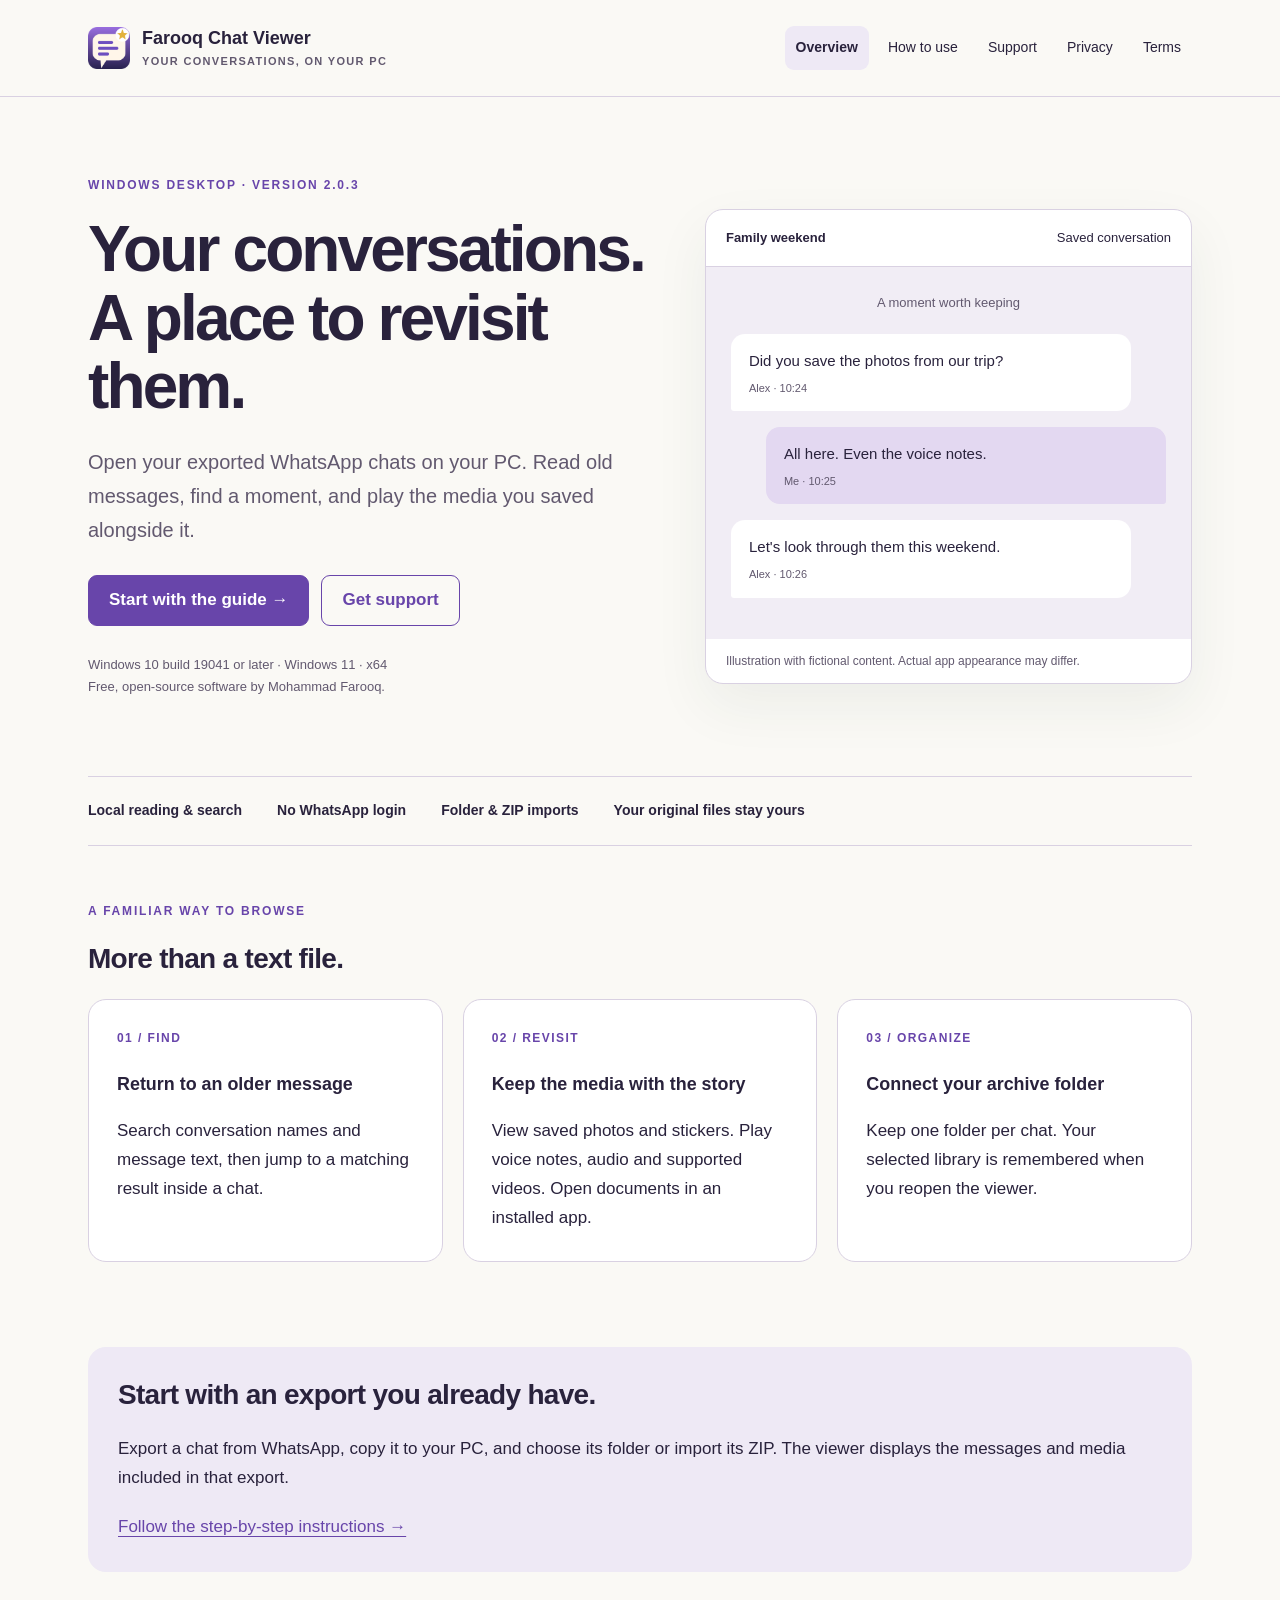
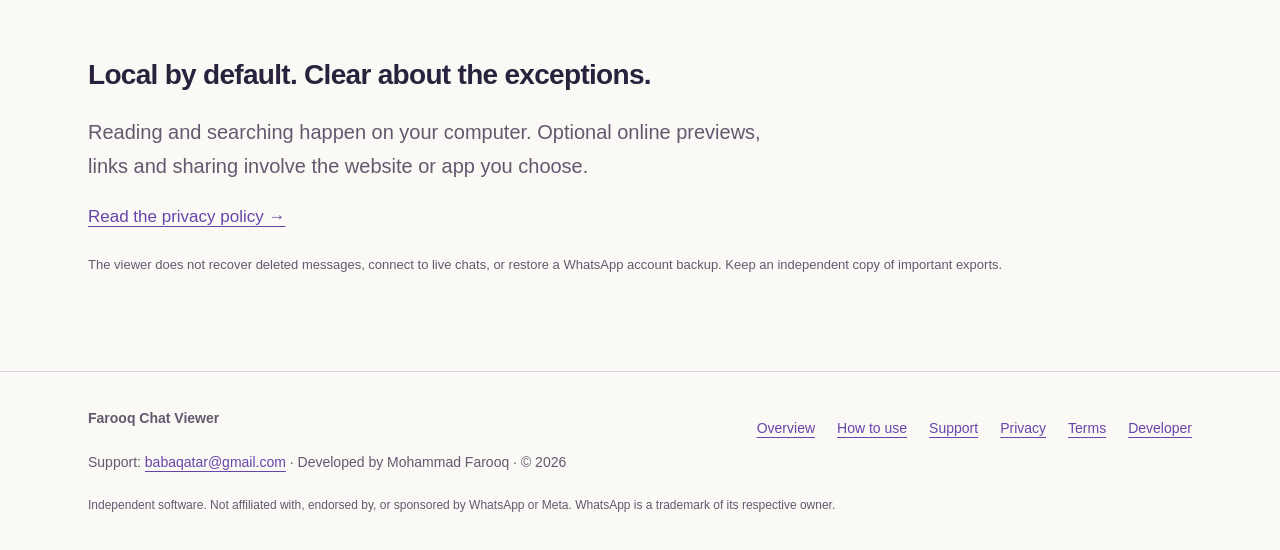
<file: chatviewer/index.html>
<!doctype html><html lang="en"><head><meta charset="utf-8"><meta name="viewport" content="width=device-width,initial-scale=1"><title>Read your exported conversations | Farooq Chat Viewer</title><meta name="description" content="Read exported WhatsApp conversations and saved media on your Windows PC. Find the user guide, privacy policy and support for Farooq Chat Viewer."><link rel="canonical" href="https://www.mymandoob.com/chatviewer/"><link rel="icon" href="assets/app-icon.png" type="image/png"><link rel="stylesheet" href="assets/style.css"></head><body><a class="skip" href="#main">Skip to content</a><div class="top"><header class="wrap"><a class="brand" href="index.html"><img src="assets/app-icon.png" alt="" width="42" height="42"><span>Farooq Chat Viewer<small>Your conversations, on your PC</small></span></a><nav aria-label="Main navigation"><a href="index.html" aria-current="page">Overview</a><a href="how-to-use.html">How to use</a><a href="support.html">Support</a><a href="privacy.html">Privacy</a><a href="terms.html">Terms</a></nav></header></div><main id="main" class="wrap">
<section class="hero"><div><p class="eyebrow">Windows desktop · Version 2.0.3</p><h1>Your conversations.<br>A place to revisit them.</h1><p class="lead">Open your exported WhatsApp chats on your PC. Read old messages, find a moment, and play the media you saved alongside it.</p><div class="actions"><a class="button" href="how-to-use.html">Start with the guide →</a><a class="button secondary" href="support.html">Get support</a></div><p class="fine">Windows 10 build 19041 or later · Windows 11 · x64<br>Free, open-source software by Mohammad Farooq.</p></div><div class="demo" aria-label="Illustration of an exported conversation, using fictional messages"><div class="demo-head"><strong>Family weekend</strong><span>Saved conversation</span></div><div class="demo-body"><p class="fine" style="text-align:center">A moment worth keeping</p><div class="bubble">Did you save the photos from our trip?<small>Alex · 10:24</small></div><div class="bubble mine">All here. Even the voice notes.<small>Me · 10:25</small></div><div class="bubble">Let's look through them this weekend.<small>Alex · 10:26</small></div></div><div class="demo-foot">Illustration with fictional content. Actual app appearance may differ.</div></div></section>
<div class="strip"><span>Local reading &amp; search</span><span>No WhatsApp login</span><span>Folder &amp; ZIP imports</span><span>Your original files stay yours</span></div>
<section class="section"><p class="eyebrow">A familiar way to browse</p><h2>More than a text file.</h2><div class="grid"><div class="card"><span class="number">01 / FIND</span><h3>Return to an older message</h3><p>Search conversation names and message text, then jump to a matching result inside a chat.</p></div><div class="card"><span class="number">02 / REVISIT</span><h3>Keep the media with the story</h3><p>View saved photos and stickers. Play voice notes, audio and supported videos. Open documents in an installed app.</p></div><div class="card"><span class="number">03 / ORGANIZE</span><h3>Connect your archive folder</h3><p>Keep one folder per chat. Your selected library is remembered when you reopen the viewer.</p></div></div></section>
<section class="callout"><h2>Start with an export you already have.</h2><p>Export a chat from WhatsApp, copy it to your PC, and choose its folder or import its ZIP. The viewer displays the messages and media included in that export.</p><a href="how-to-use.html">Follow the step-by-step instructions →</a></section>
<section class="section"><h2>Local by default. Clear about the exceptions.</h2><p class="lead">Reading and searching happen on your computer. Optional online previews, links and sharing involve the website or app you choose.</p><a href="privacy.html">Read the privacy policy →</a><p class="fine" style="margin-top:22px">The viewer does not recover deleted messages, connect to live chats, or restore a WhatsApp account backup. Keep an independent copy of important exports.</p></section>
</main><footer><div class="wrap"><div class="footer-row"><strong>Farooq Chat Viewer</strong><div class="footer-links"><a href="index.html">Overview</a><a href="how-to-use.html">How to use</a><a href="support.html">Support</a><a href="privacy.html">Privacy</a><a href="terms.html">Terms</a><a href="https://www.farooqmusic.com/">Developer</a></div></div><p class="address">Support: <a href="mailto:babaqatar@gmail.com">babaqatar@gmail.com</a> · Developed by Mohammad Farooq · © 2026</p><p class="legal-note">Independent software. Not affiliated with, endorsed by, or sponsored by WhatsApp or Meta. WhatsApp is a trademark of its respective owner.</p></div></footer></body></html>
</file>
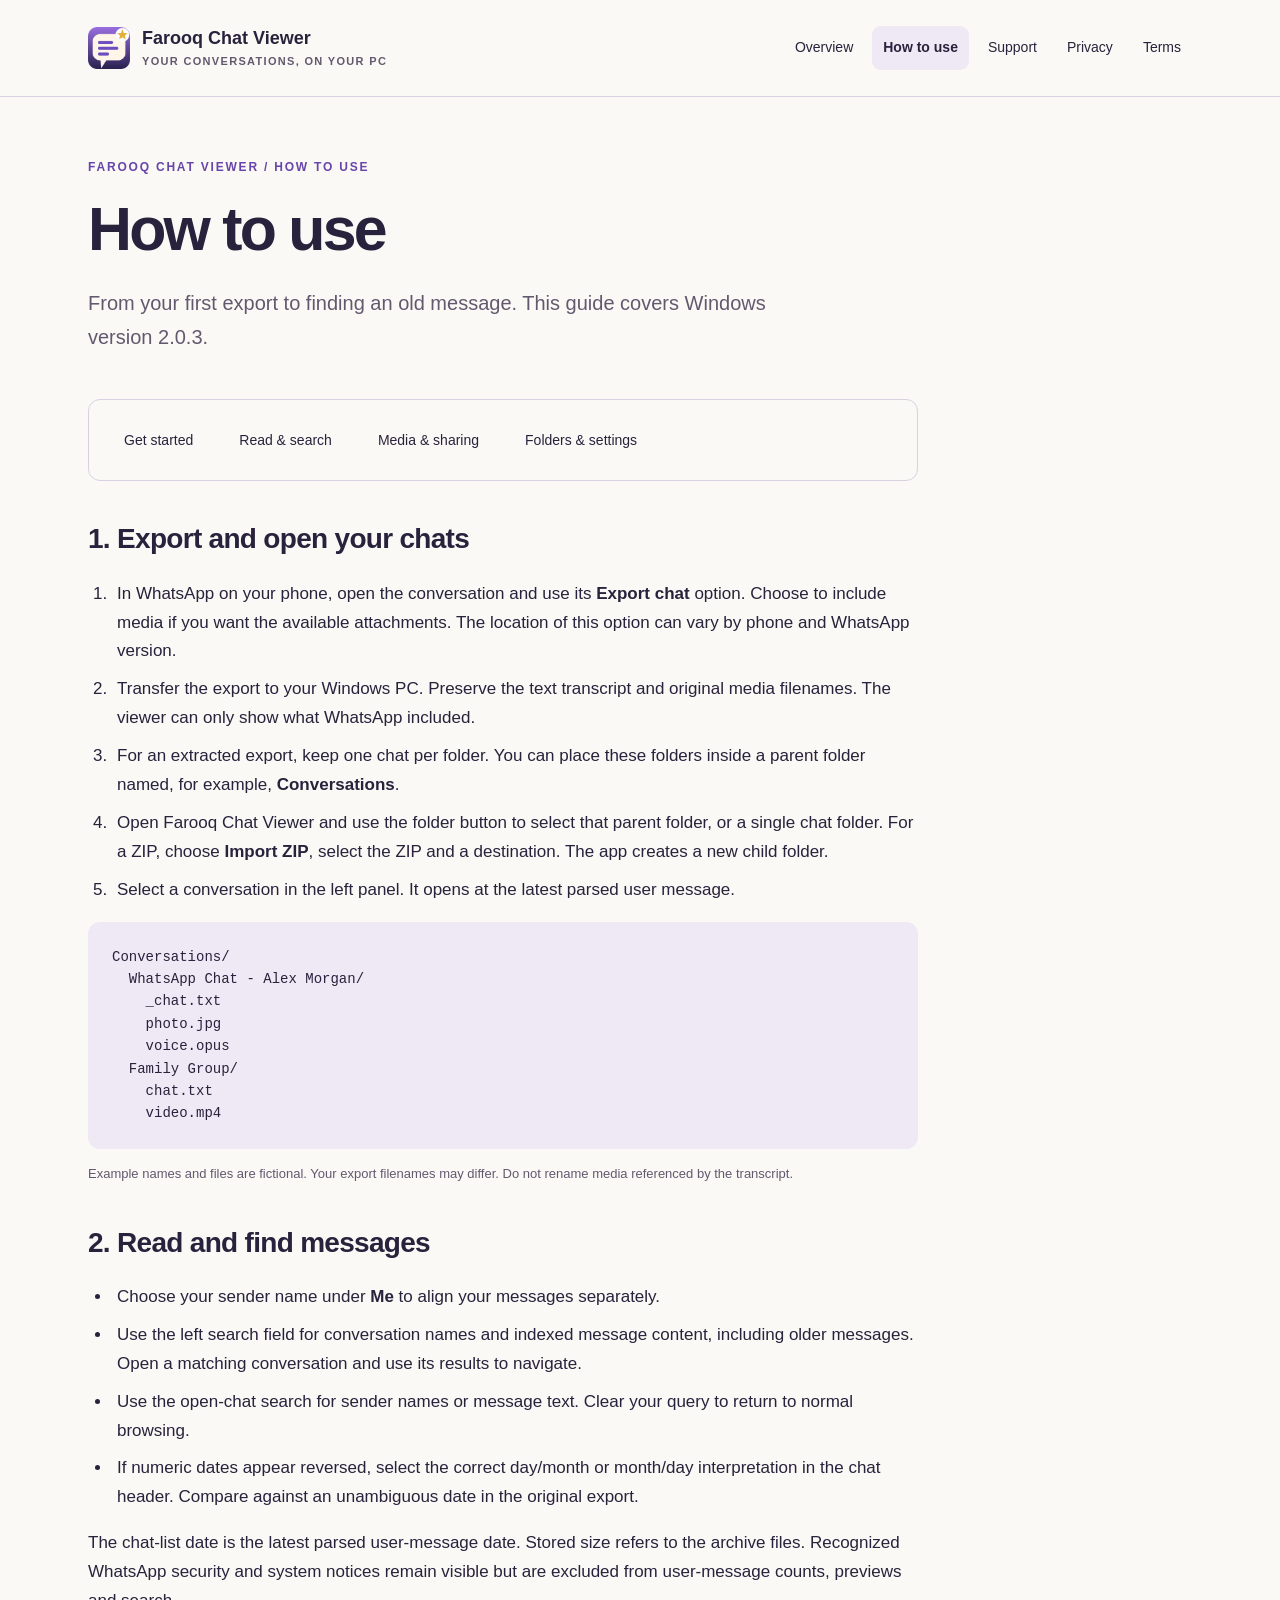
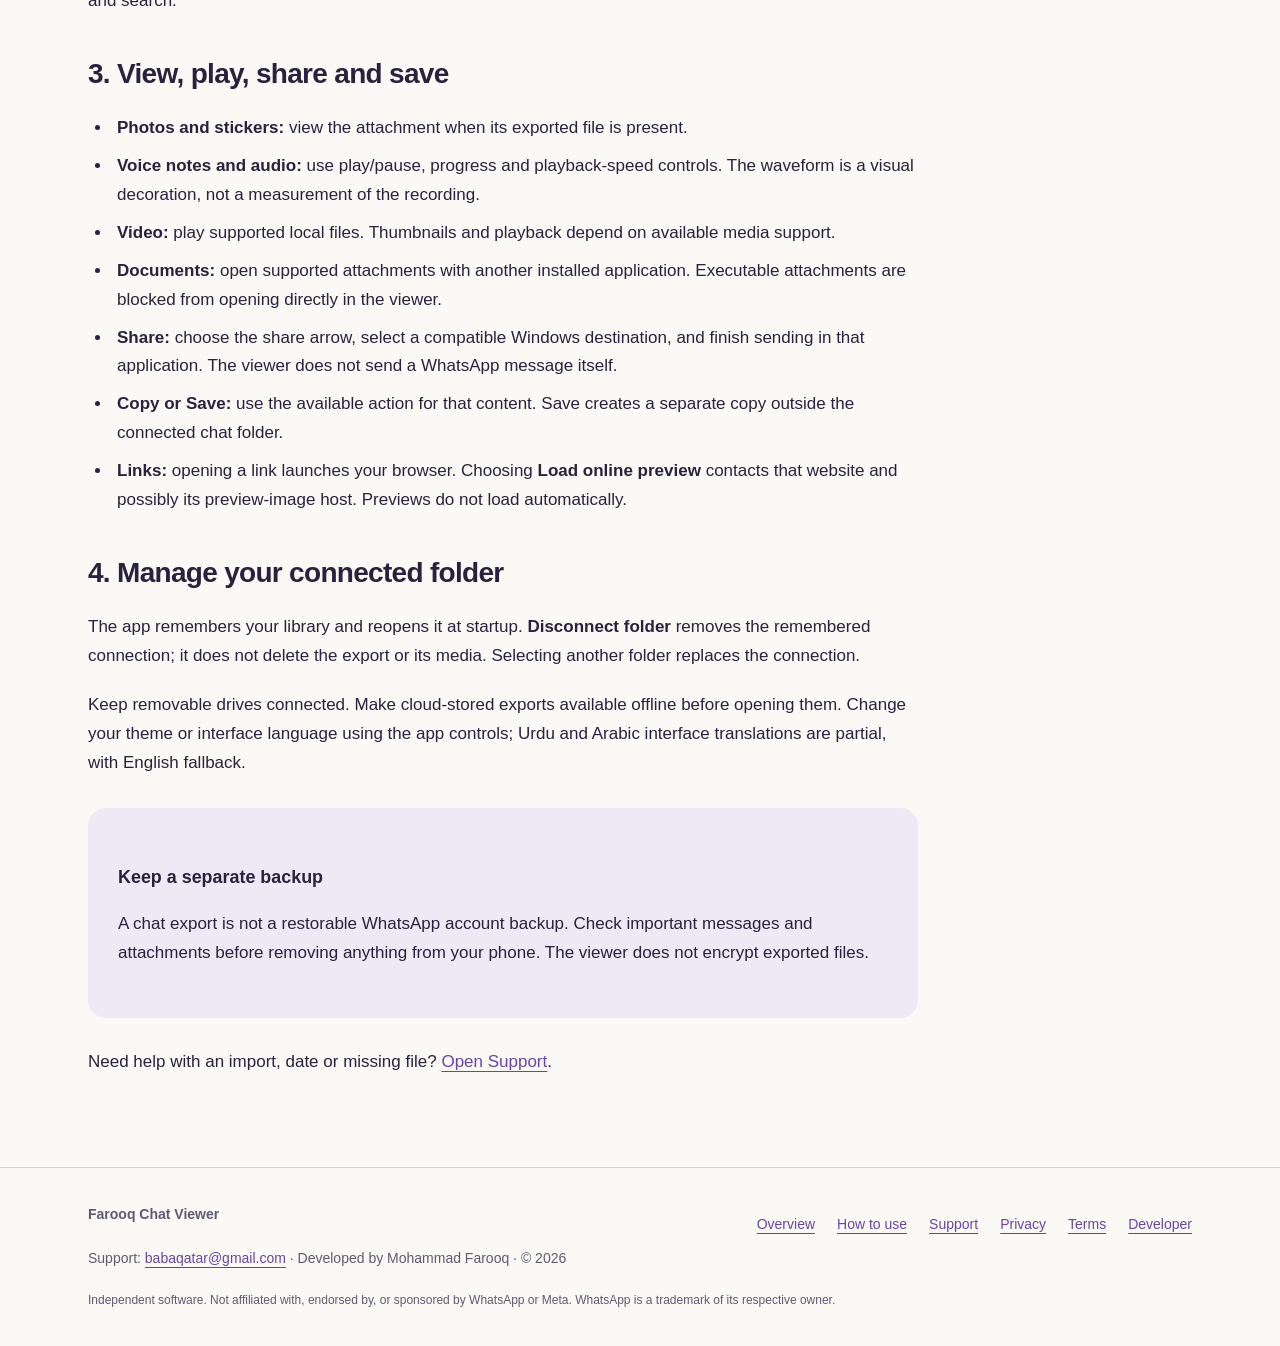
<file: chatviewer/how-to-use.html>
<!doctype html><html lang="en"><head><meta charset="utf-8"><meta name="viewport" content="width=device-width,initial-scale=1"><title>How to use | Farooq Chat Viewer</title><meta name="description" content="From your first export to finding an old message. This guide covers Windows version 2.0.3."><link rel="canonical" href="https://www.mymandoob.com/chatviewer/how-to-use.html"><link rel="icon" href="assets/app-icon.png" type="image/png"><link rel="stylesheet" href="assets/style.css"></head><body><a class="skip" href="#main">Skip to content</a><div class="top"><header class="wrap"><a class="brand" href="index.html"><img src="assets/app-icon.png" alt="" width="42" height="42"><span>Farooq Chat Viewer<small>Your conversations, on your PC</small></span></a><nav aria-label="Main navigation"><a href="index.html">Overview</a><a href="how-to-use.html" aria-current="page">How to use</a><a href="support.html">Support</a><a href="privacy.html">Privacy</a><a href="terms.html">Terms</a></nav></header></div><main id="main" class="wrap"><div class="page-head"><p class="eyebrow">Farooq Chat Viewer / How to use</p><h1>How to use</h1><p class="lead">From your first export to finding an old message. This guide covers Windows version 2.0.3.</p></div><article class="article">
<nav class="toc" aria-label="Guide contents"><a href="#start">Get started</a><a href="#read">Read &amp; search</a><a href="#media">Media &amp; sharing</a><a href="#folders">Folders &amp; settings</a></nav>
<h2 id="start">1. Export and open your chats</h2><ol><li>In WhatsApp on your phone, open the conversation and use its <strong>Export chat</strong> option. Choose to include media if you want the available attachments. The location of this option can vary by phone and WhatsApp version.</li><li>Transfer the export to your Windows PC. Preserve the text transcript and original media filenames. The viewer can only show what WhatsApp included.</li><li>For an extracted export, keep one chat per folder. You can place these folders inside a parent folder named, for example, <strong>Conversations</strong>.</li><li>Open Farooq Chat Viewer and use the folder button to select that parent folder, or a single chat folder. For a ZIP, choose <strong>Import ZIP</strong>, select the ZIP and a destination. The app creates a new child folder.</li><li>Select a conversation in the left panel. It opens at the latest parsed user message.</li></ol>
<pre aria-label="Example folder structure">Conversations/
  WhatsApp Chat - Alex Morgan/
    _chat.txt
    photo.jpg
    voice.opus
  Family Group/
    chat.txt
    video.mp4</pre><p class="fine">Example names and files are fictional. Your export filenames may differ. Do not rename media referenced by the transcript.</p>
<h2 id="read">2. Read and find messages</h2><ul><li>Choose your sender name under <strong>Me</strong> to align your messages separately.</li><li>Use the left search field for conversation names and indexed message content, including older messages. Open a matching conversation and use its results to navigate.</li><li>Use the open-chat search for sender names or message text. Clear your query to return to normal browsing.</li><li>If numeric dates appear reversed, select the correct day/month or month/day interpretation in the chat header. Compare against an unambiguous date in the original export.</li></ul><p>The chat-list date is the latest parsed user-message date. Stored size refers to the archive files. Recognized WhatsApp security and system notices remain visible but are excluded from user-message counts, previews and search.</p>
<h2 id="media">3. View, play, share and save</h2><ul><li><strong>Photos and stickers:</strong> view the attachment when its exported file is present.</li><li><strong>Voice notes and audio:</strong> use play/pause, progress and playback-speed controls. The waveform is a visual decoration, not a measurement of the recording.</li><li><strong>Video:</strong> play supported local files. Thumbnails and playback depend on available media support.</li><li><strong>Documents:</strong> open supported attachments with another installed application. Executable attachments are blocked from opening directly in the viewer.</li><li><strong>Share:</strong> choose the share arrow, select a compatible Windows destination, and finish sending in that application. The viewer does not send a WhatsApp message itself.</li><li><strong>Copy or Save:</strong> use the available action for that content. Save creates a separate copy outside the connected chat folder.</li><li><strong>Links:</strong> opening a link launches your browser. Choosing <strong>Load online preview</strong> contacts that website and possibly its preview-image host. Previews do not load automatically.</li></ul>
<h2 id="folders">4. Manage your connected folder</h2><p>The app remembers your library and reopens it at startup. <strong>Disconnect folder</strong> removes the remembered connection; it does not delete the export or its media. Selecting another folder replaces the connection.</p><p>Keep removable drives connected. Make cloud-stored exports available offline before opening them. Change your theme or interface language using the app controls; Urdu and Arabic interface translations are partial, with English fallback.</p><div class="callout"><h3>Keep a separate backup</h3><p>A chat export is not a restorable WhatsApp account backup. Check important messages and attachments before removing anything from your phone. The viewer does not encrypt exported files.</p></div><p>Need help with an import, date or missing file? <a href="support.html">Open Support</a>.</p>
</article></main><footer><div class="wrap"><div class="footer-row"><strong>Farooq Chat Viewer</strong><div class="footer-links"><a href="index.html">Overview</a><a href="how-to-use.html">How to use</a><a href="support.html">Support</a><a href="privacy.html">Privacy</a><a href="terms.html">Terms</a><a href="https://www.farooqmusic.com/">Developer</a></div></div><p class="address">Support: <a href="mailto:babaqatar@gmail.com">babaqatar@gmail.com</a> · Developed by Mohammad Farooq · © 2026</p><p class="legal-note">Independent software. Not affiliated with, endorsed by, or sponsored by WhatsApp or Meta. WhatsApp is a trademark of its respective owner.</p></div></footer></body></html>
</file>
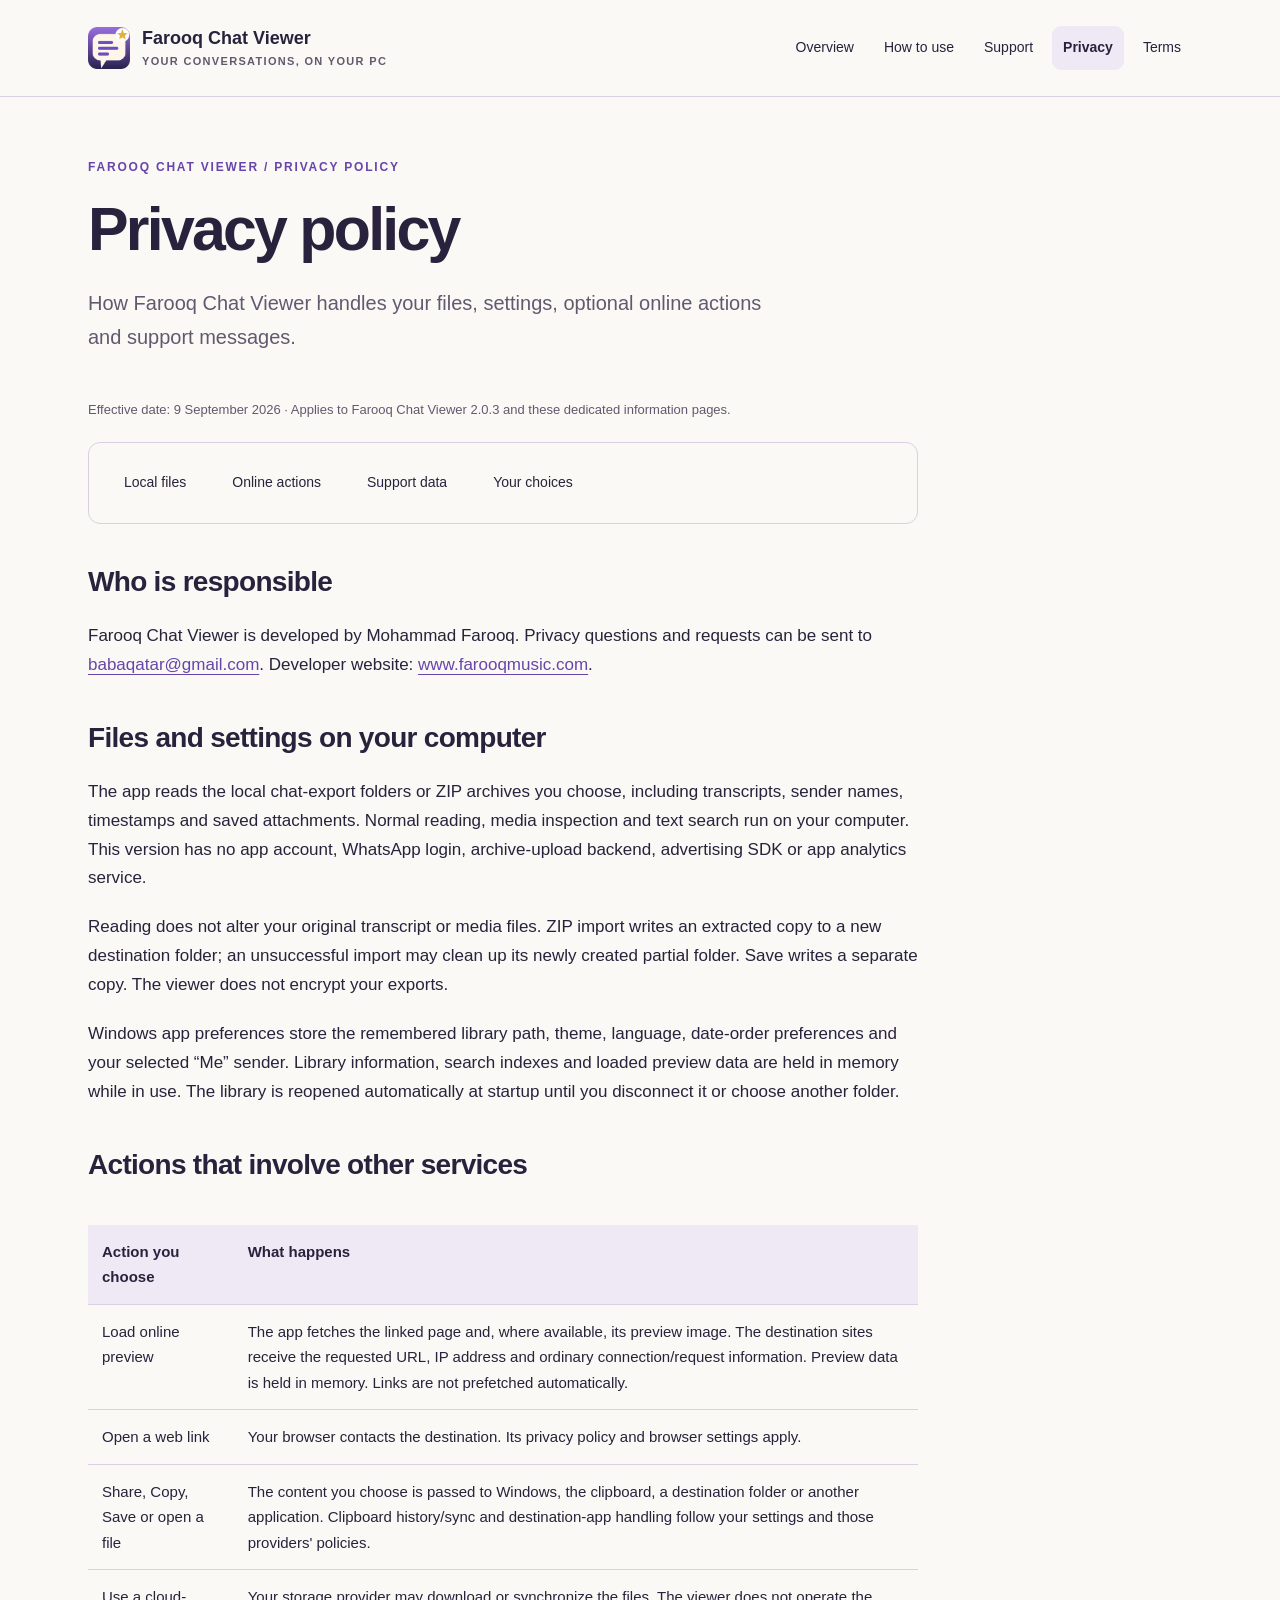
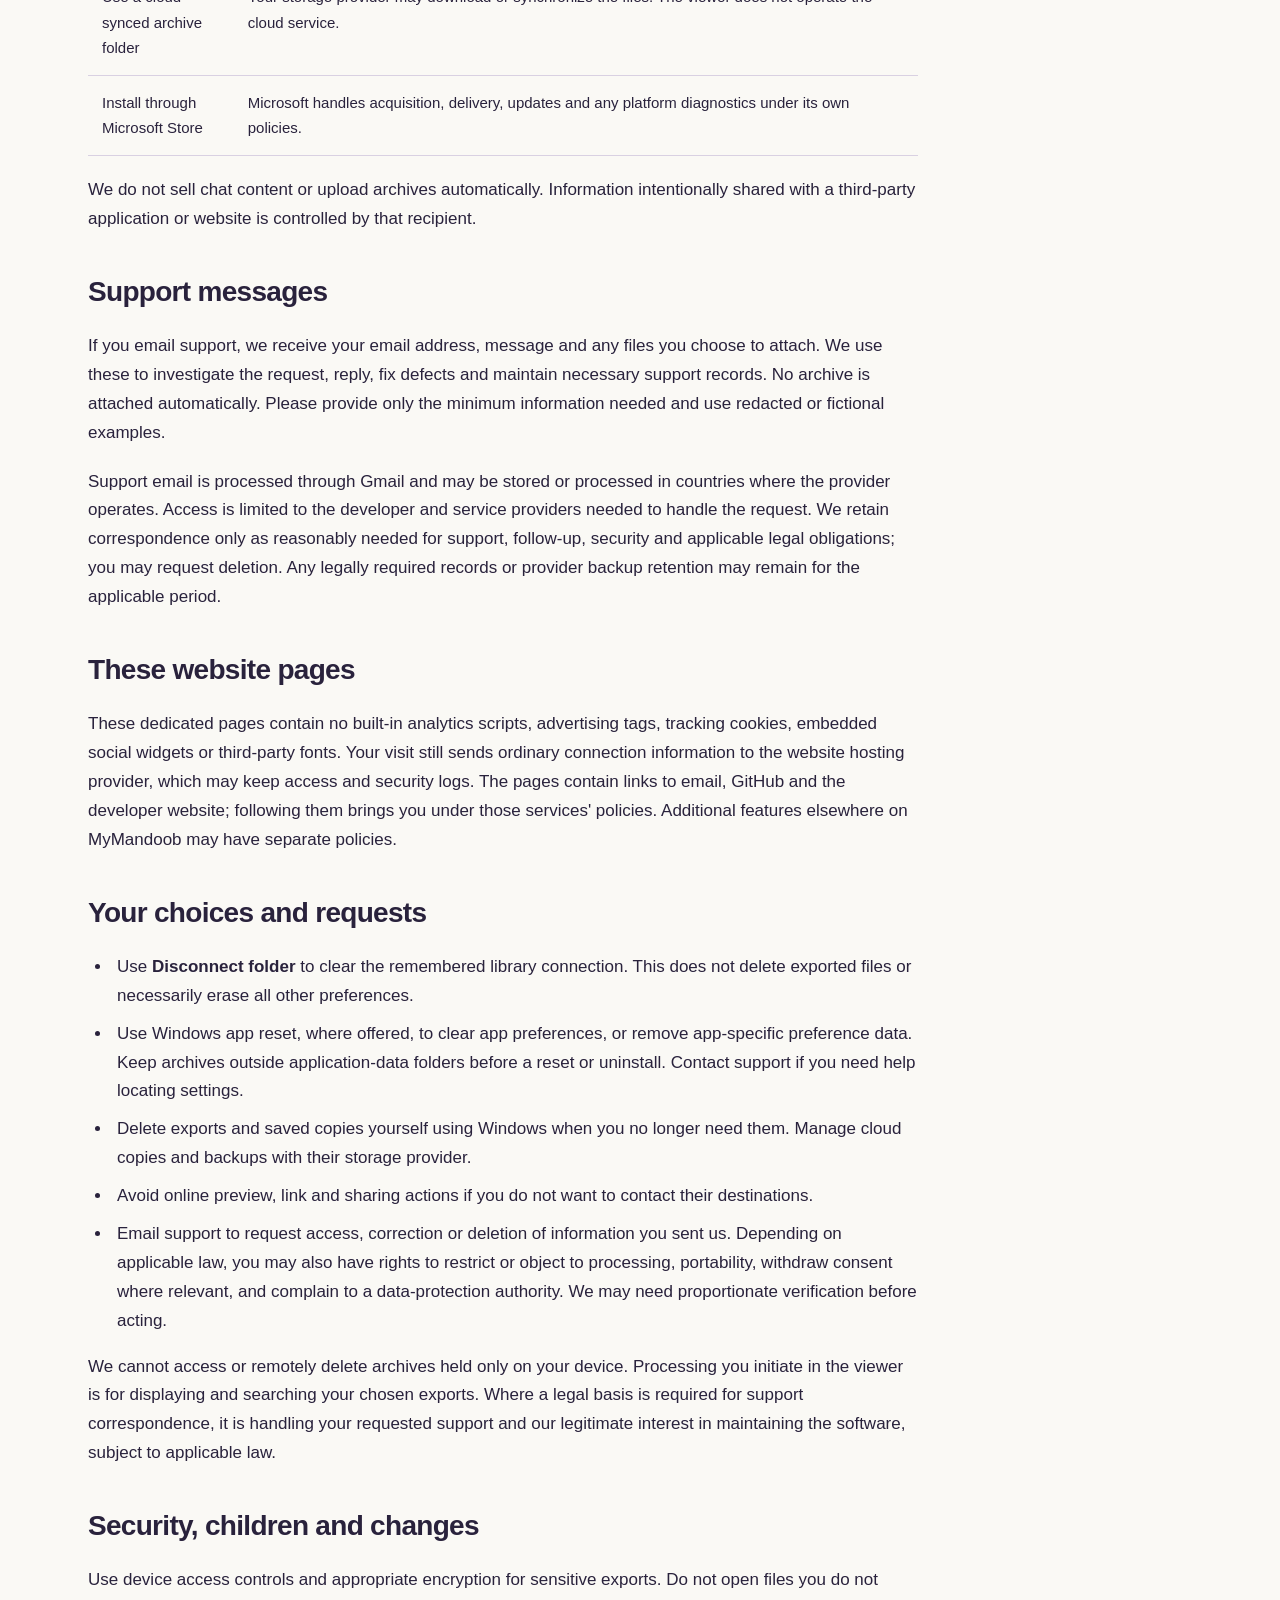
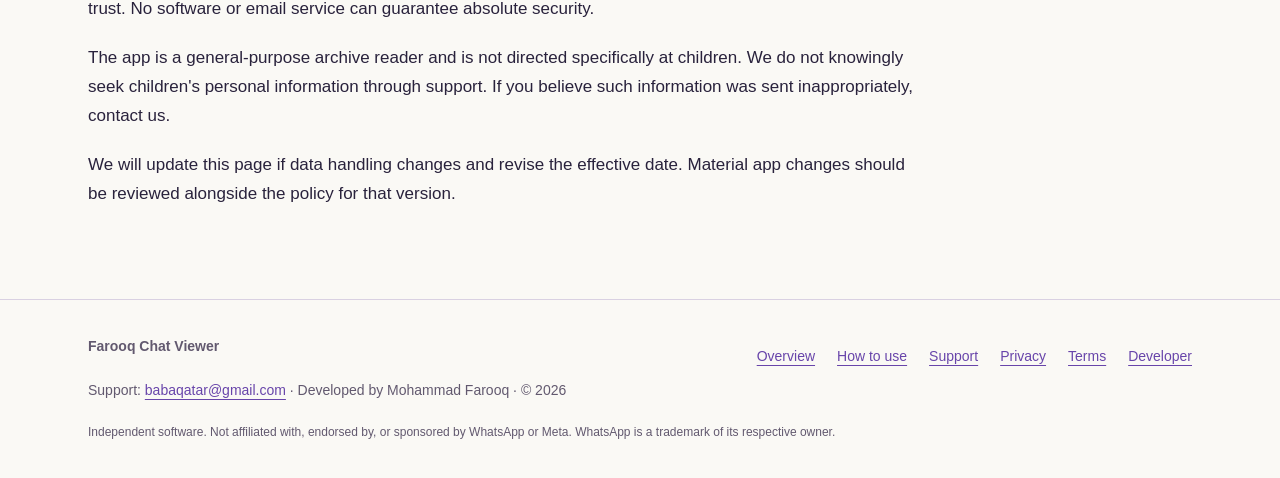
<file: chatviewer/privacy.html>
<!doctype html><html lang="en"><head><meta charset="utf-8"><meta name="viewport" content="width=device-width,initial-scale=1"><title>Privacy policy | Farooq Chat Viewer</title><meta name="description" content="How Farooq Chat Viewer handles your files, settings, optional online actions and support messages."><link rel="canonical" href="https://www.mymandoob.com/chatviewer/privacy.html"><link rel="icon" href="assets/app-icon.png" type="image/png"><link rel="stylesheet" href="assets/style.css"></head><body><a class="skip" href="#main">Skip to content</a><div class="top"><header class="wrap"><a class="brand" href="index.html"><img src="assets/app-icon.png" alt="" width="42" height="42"><span>Farooq Chat Viewer<small>Your conversations, on your PC</small></span></a><nav aria-label="Main navigation"><a href="index.html">Overview</a><a href="how-to-use.html">How to use</a><a href="support.html">Support</a><a href="privacy.html" aria-current="page">Privacy</a><a href="terms.html">Terms</a></nav></header></div><main id="main" class="wrap"><div class="page-head"><p class="eyebrow">Farooq Chat Viewer / Privacy policy</p><h1>Privacy policy</h1><p class="lead">How Farooq Chat Viewer handles your files, settings, optional online actions and support messages.</p></div><article class="article">
<p class="fine">Effective date: 9 September 2026 · Applies to Farooq Chat Viewer 2.0.3 and these dedicated information pages.</p>
<nav class="toc" aria-label="Privacy contents"><a href="#local">Local files</a><a href="#online">Online actions</a><a href="#support-data">Support data</a><a href="#choices">Your choices</a></nav>
<h2>Who is responsible</h2><p>Farooq Chat Viewer is developed by Mohammad Farooq. Privacy questions and requests can be sent to <a href="mailto:babaqatar@gmail.com">babaqatar@gmail.com</a>. Developer website: <a href="https://www.farooqmusic.com/">www.farooqmusic.com</a>.</p>
<h2 id="local">Files and settings on your computer</h2><p>The app reads the local chat-export folders or ZIP archives you choose, including transcripts, sender names, timestamps and saved attachments. Normal reading, media inspection and text search run on your computer. This version has no app account, WhatsApp login, archive-upload backend, advertising SDK or app analytics service.</p><p>Reading does not alter your original transcript or media files. ZIP import writes an extracted copy to a new destination folder; an unsuccessful import may clean up its newly created partial folder. Save writes a separate copy. The viewer does not encrypt your exports.</p><p>Windows app preferences store the remembered library path, theme, language, date-order preferences and your selected “Me” sender. Library information, search indexes and loaded preview data are held in memory while in use. The library is reopened automatically at startup until you disconnect it or choose another folder.</p>
<h2 id="online">Actions that involve other services</h2><div class="table-scroll"><table><thead><tr><th>Action you choose</th><th>What happens</th></tr></thead><tbody><tr><td>Load online preview</td><td>The app fetches the linked page and, where available, its preview image. The destination sites receive the requested URL, IP address and ordinary connection/request information. Preview data is held in memory. Links are not prefetched automatically.</td></tr><tr><td>Open a web link</td><td>Your browser contacts the destination. Its privacy policy and browser settings apply.</td></tr><tr><td>Share, Copy, Save or open a file</td><td>The content you choose is passed to Windows, the clipboard, a destination folder or another application. Clipboard history/sync and destination-app handling follow your settings and those providers' policies.</td></tr><tr><td>Use a cloud-synced archive folder</td><td>Your storage provider may download or synchronize the files. The viewer does not operate the cloud service.</td></tr><tr><td>Install through Microsoft Store</td><td>Microsoft handles acquisition, delivery, updates and any platform diagnostics under its own policies.</td></tr></tbody></table></div><p>We do not sell chat content or upload archives automatically. Information intentionally shared with a third-party application or website is controlled by that recipient.</p>
<h2 id="support-data">Support messages</h2><p>If you email support, we receive your email address, message and any files you choose to attach. We use these to investigate the request, reply, fix defects and maintain necessary support records. No archive is attached automatically. Please provide only the minimum information needed and use redacted or fictional examples.</p><p>Support email is processed through Gmail and may be stored or processed in countries where the provider operates. Access is limited to the developer and service providers needed to handle the request. We retain correspondence only as reasonably needed for support, follow-up, security and applicable legal obligations; you may request deletion. Any legally required records or provider backup retention may remain for the applicable period.</p>
<h2>These website pages</h2><p>These dedicated pages contain no built-in analytics scripts, advertising tags, tracking cookies, embedded social widgets or third-party fonts. Your visit still sends ordinary connection information to the website hosting provider, which may keep access and security logs. The pages contain links to email, GitHub and the developer website; following them brings you under those services' policies. Additional features elsewhere on MyMandoob may have separate policies.</p>
<h2 id="choices">Your choices and requests</h2><ul><li>Use <strong>Disconnect folder</strong> to clear the remembered library connection. This does not delete exported files or necessarily erase all other preferences.</li><li>Use Windows app reset, where offered, to clear app preferences, or remove app-specific preference data. Keep archives outside application-data folders before a reset or uninstall. Contact support if you need help locating settings.</li><li>Delete exports and saved copies yourself using Windows when you no longer need them. Manage cloud copies and backups with their storage provider.</li><li>Avoid online preview, link and sharing actions if you do not want to contact their destinations.</li><li>Email support to request access, correction or deletion of information you sent us. Depending on applicable law, you may also have rights to restrict or object to processing, portability, withdraw consent where relevant, and complain to a data-protection authority. We may need proportionate verification before acting.</li></ul><p>We cannot access or remotely delete archives held only on your device. Processing you initiate in the viewer is for displaying and searching your chosen exports. Where a legal basis is required for support correspondence, it is handling your requested support and our legitimate interest in maintaining the software, subject to applicable law.</p>
<h2>Security, children and changes</h2><p>Use device access controls and appropriate encryption for sensitive exports. Do not open files you do not trust. No software or email service can guarantee absolute security.</p><p>The app is a general-purpose archive reader and is not directed specifically at children. We do not knowingly seek children's personal information through support. If you believe such information was sent inappropriately, contact us.</p><p>We will update this page if data handling changes and revise the effective date. Material app changes should be reviewed alongside the policy for that version.</p>
</article></main><footer><div class="wrap"><div class="footer-row"><strong>Farooq Chat Viewer</strong><div class="footer-links"><a href="index.html">Overview</a><a href="how-to-use.html">How to use</a><a href="support.html">Support</a><a href="privacy.html">Privacy</a><a href="terms.html">Terms</a><a href="https://www.farooqmusic.com/">Developer</a></div></div><p class="address">Support: <a href="mailto:babaqatar@gmail.com">babaqatar@gmail.com</a> · Developed by Mohammad Farooq · © 2026</p><p class="legal-note">Independent software. Not affiliated with, endorsed by, or sponsored by WhatsApp or Meta. WhatsApp is a trademark of its respective owner.</p></div></footer></body></html>
</file>
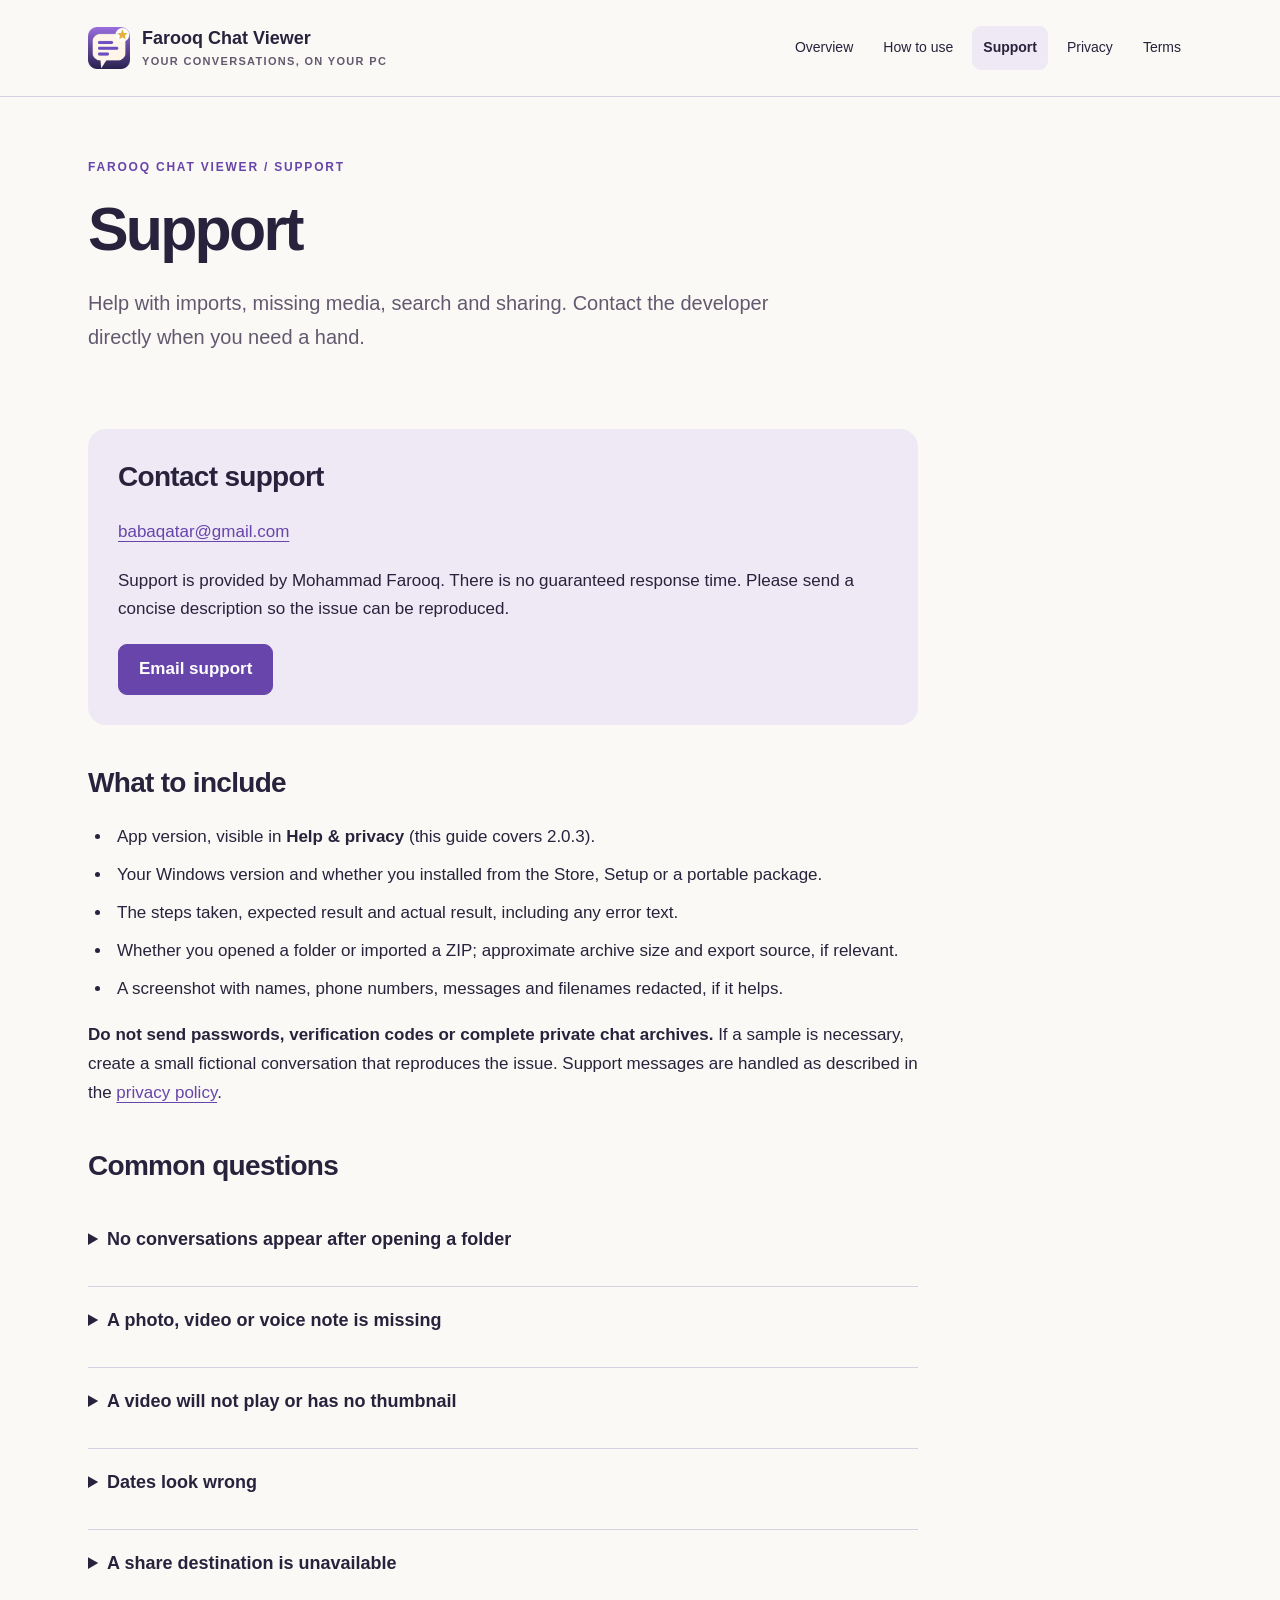
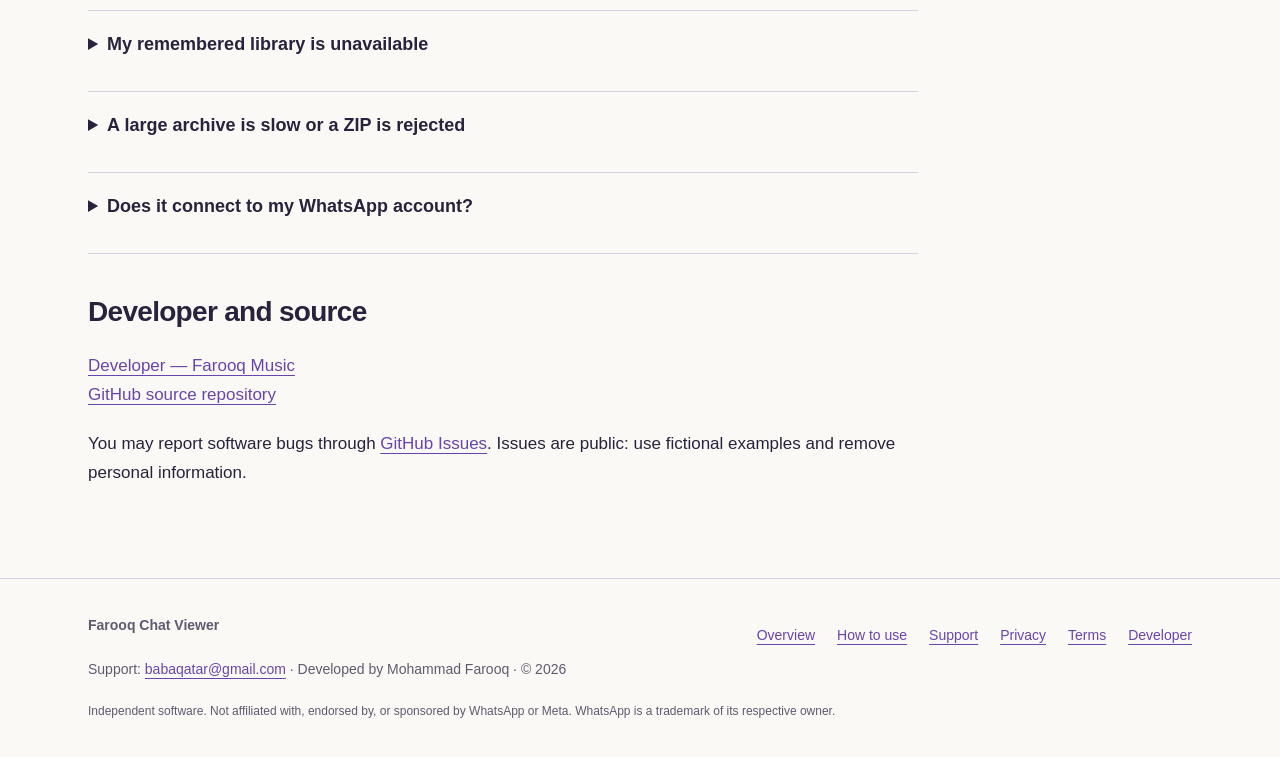
<file: chatviewer/support.html>
<!doctype html><html lang="en"><head><meta charset="utf-8"><meta name="viewport" content="width=device-width,initial-scale=1"><title>Support | Farooq Chat Viewer</title><meta name="description" content="Help with imports, missing media, search and sharing. Contact the developer directly when you need a hand."><link rel="canonical" href="https://www.mymandoob.com/chatviewer/support.html"><link rel="icon" href="assets/app-icon.png" type="image/png"><link rel="stylesheet" href="assets/style.css"></head><body><a class="skip" href="#main">Skip to content</a><div class="top"><header class="wrap"><a class="brand" href="index.html"><img src="assets/app-icon.png" alt="" width="42" height="42"><span>Farooq Chat Viewer<small>Your conversations, on your PC</small></span></a><nav aria-label="Main navigation"><a href="index.html">Overview</a><a href="how-to-use.html">How to use</a><a href="support.html" aria-current="page">Support</a><a href="privacy.html">Privacy</a><a href="terms.html">Terms</a></nav></header></div><main id="main" class="wrap"><div class="page-head"><p class="eyebrow">Farooq Chat Viewer / Support</p><h1>Support</h1><p class="lead">Help with imports, missing media, search and sharing. Contact the developer directly when you need a hand.</p></div><article class="article">
<div class="callout"><h2 style="margin-top:0">Contact support</h2><p class="address"><a href="mailto:babaqatar@gmail.com">babaqatar@gmail.com</a></p><p>Support is provided by Mohammad Farooq. There is no guaranteed response time. Please send a concise description so the issue can be reproduced.</p><a class="button" href="mailto:babaqatar@gmail.com?subject=Farooq%20Chat%20Viewer%20support">Email support</a></div>
<h2>What to include</h2><ul><li>App version, visible in <strong>Help &amp; privacy</strong> (this guide covers 2.0.3).</li><li>Your Windows version and whether you installed from the Store, Setup or a portable package.</li><li>The steps taken, expected result and actual result, including any error text.</li><li>Whether you opened a folder or imported a ZIP; approximate archive size and export source, if relevant.</li><li>A screenshot with names, phone numbers, messages and filenames redacted, if it helps.</li></ul><p><strong>Do not send passwords, verification codes or complete private chat archives.</strong> If a sample is necessary, create a small fictional conversation that reproduces the issue. Support messages are handled as described in the <a href="privacy.html#support-data">privacy policy</a>.</p>
<h2>Common questions</h2>
<details><summary>No conversations appear after opening a folder</summary><p>Check that each chat has a readable text transcript alongside its media. Open the individual chat folder to narrow the issue. A WhatsApp encrypted backup is different from an exported text conversation. Check any parsing warnings.</p></details>
<details><summary>A photo, video or voice note is missing</summary><p>Confirm that WhatsApp included the attachment and that its original filename is unchanged. Keep it with the transcript, and download online-only cloud files. Missing export content cannot be recovered by the viewer.</p></details>
<details><summary>A video will not play or has no thumbnail</summary><p>Try opening the same saved file in a compatible local player. Media and thumbnail support can vary by machine and format. Report the extension and error without sending private media.</p></details>
<details><summary>Dates look wrong</summary><p>Review the date-order setting in the chat header. An ambiguous date such as 06/07 can mean June 7 or July 6. Use the original export and a date with a day greater than 12 to choose the right interpretation.</p></details>
<details><summary>A share destination is unavailable</summary><p>Windows controls which compatible installed apps appear. Check that the destination app is installed and configured. Use Copy or Save where available, then complete sending in that app. Test a fictional message first.</p></details>
<details><summary>My remembered library is unavailable</summary><p>Reconnect the drive or make the cloud folder available locally. Select the folder again if it moved. Disconnect folder only clears the remembered connection; your archive remains on disk.</p></details>
<details><summary>A large archive is slow or a ZIP is rejected</summary><p>Full-text indexing uses memory. Try a smaller folder to isolate the issue and allow scanning to finish. ZIP import applies size, file-count and path checks; ensure adequate disk space or extract a trusted ZIP with Windows and open its folder.</p></details>
<details><summary>Does it connect to my WhatsApp account?</summary><p>No. It reads exported files you select. It does not synchronize live conversations, recover omitted content, or restore exports to WhatsApp.</p></details>
<h2>Developer and source</h2><p><a href="https://www.farooqmusic.com/">Developer — Farooq Music</a><br><a href="https://github.com/farooqmusicai/FarooqChatViewer">GitHub source repository</a></p><p>You may report software bugs through <a href="https://github.com/farooqmusicai/FarooqChatViewer/issues">GitHub Issues</a>. Issues are public: use fictional examples and remove personal information.</p>
</article></main><footer><div class="wrap"><div class="footer-row"><strong>Farooq Chat Viewer</strong><div class="footer-links"><a href="index.html">Overview</a><a href="how-to-use.html">How to use</a><a href="support.html">Support</a><a href="privacy.html">Privacy</a><a href="terms.html">Terms</a><a href="https://www.farooqmusic.com/">Developer</a></div></div><p class="address">Support: <a href="mailto:babaqatar@gmail.com">babaqatar@gmail.com</a> · Developed by Mohammad Farooq · © 2026</p><p class="legal-note">Independent software. Not affiliated with, endorsed by, or sponsored by WhatsApp or Meta. WhatsApp is a trademark of its respective owner.</p></div></footer></body></html>
</file>
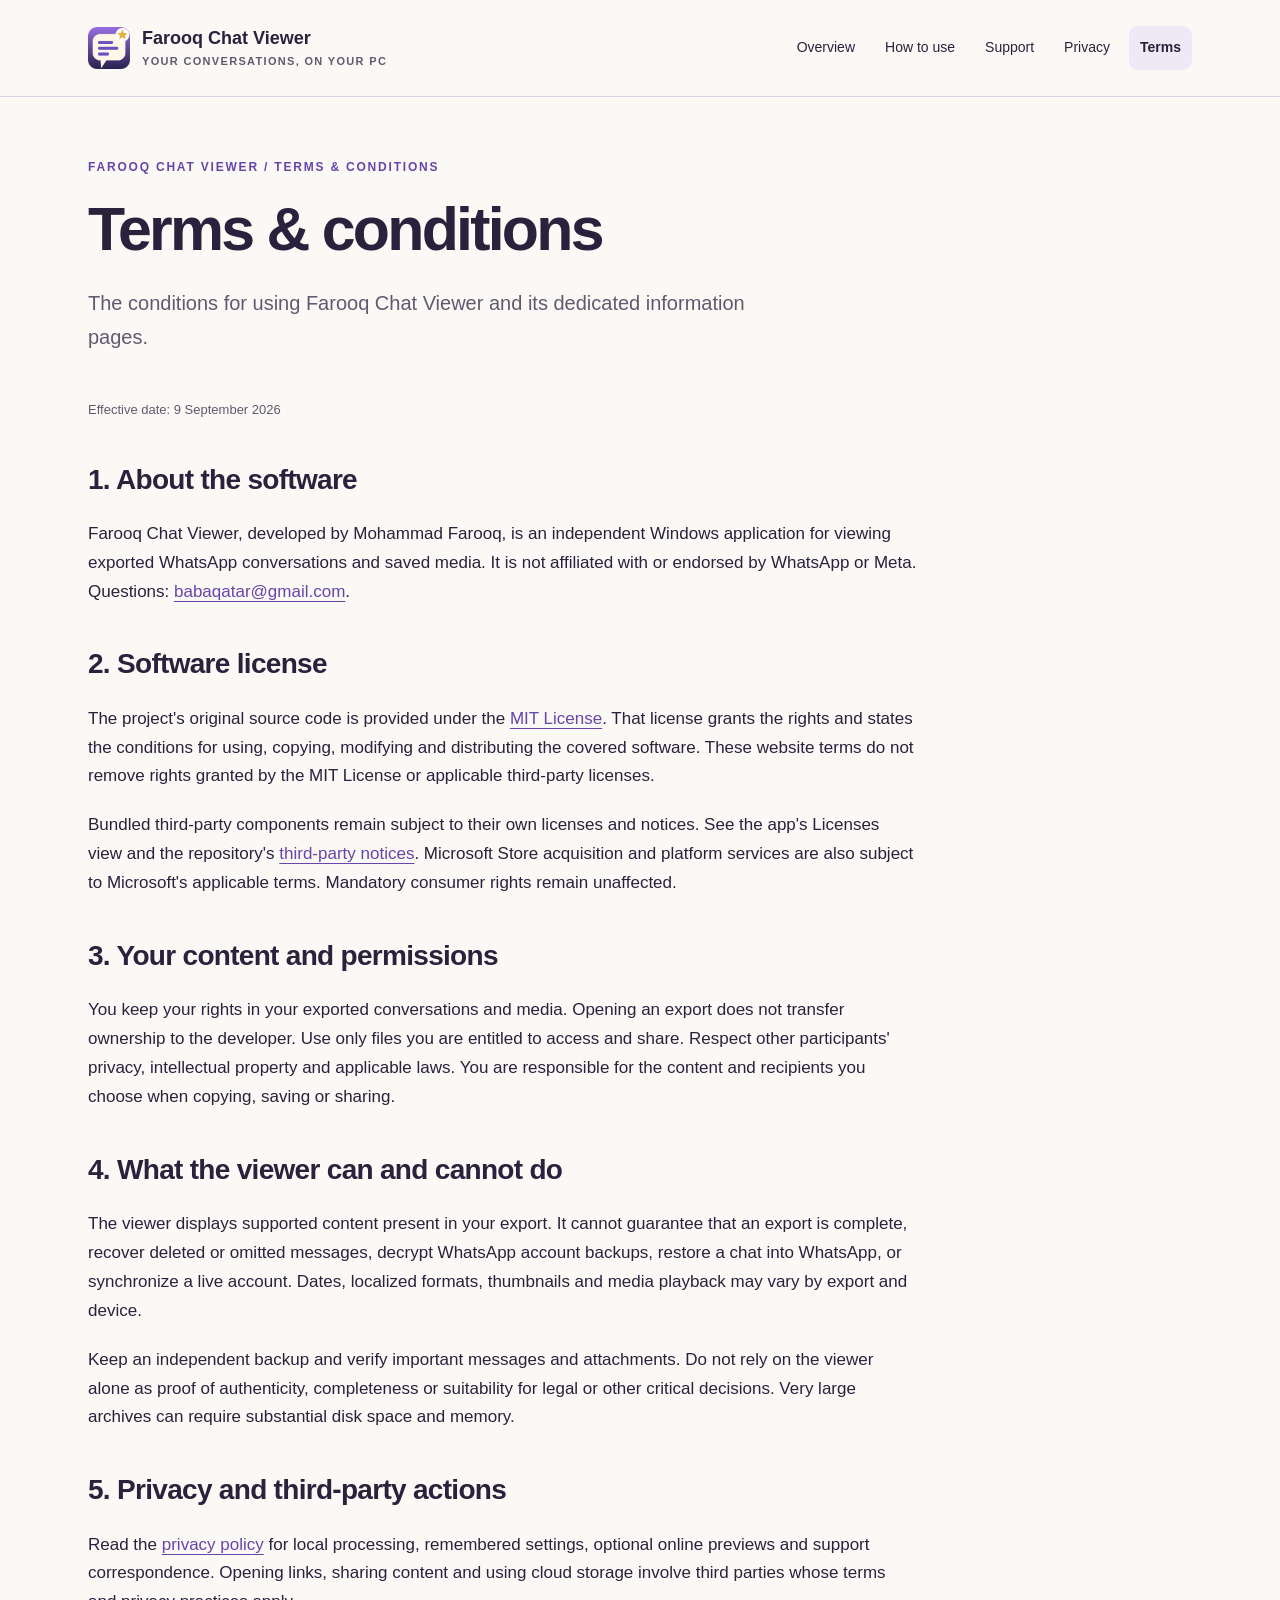
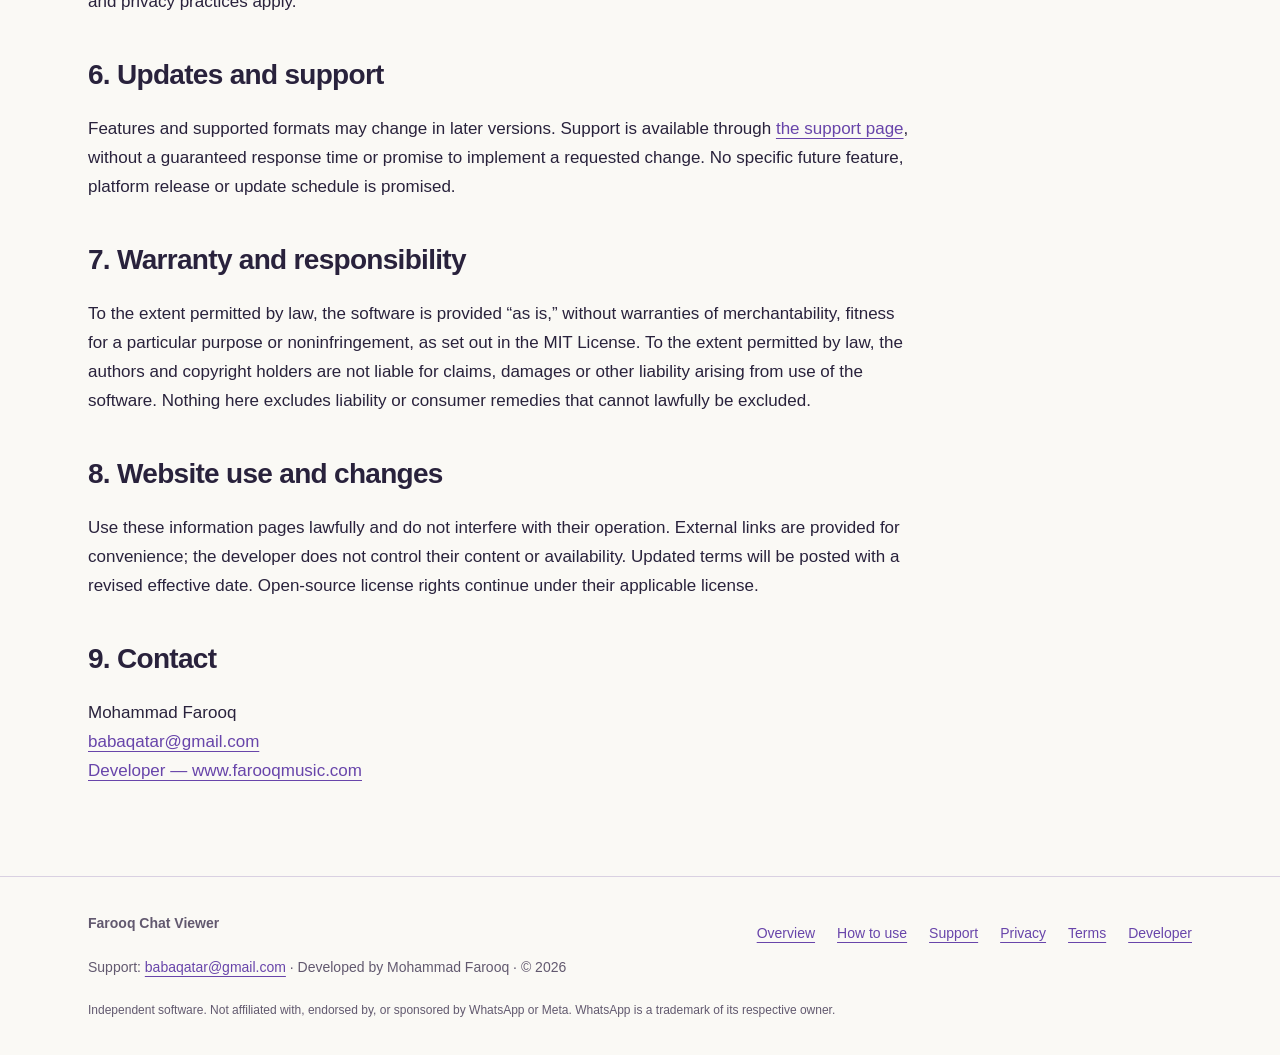
<file: chatviewer/terms.html>
<!doctype html><html lang="en"><head><meta charset="utf-8"><meta name="viewport" content="width=device-width,initial-scale=1"><title>Terms &amp; conditions | Farooq Chat Viewer</title><meta name="description" content="The conditions for using Farooq Chat Viewer and its dedicated information pages."><link rel="canonical" href="https://www.mymandoob.com/chatviewer/terms.html"><link rel="icon" href="assets/app-icon.png" type="image/png"><link rel="stylesheet" href="assets/style.css"></head><body><a class="skip" href="#main">Skip to content</a><div class="top"><header class="wrap"><a class="brand" href="index.html"><img src="assets/app-icon.png" alt="" width="42" height="42"><span>Farooq Chat Viewer<small>Your conversations, on your PC</small></span></a><nav aria-label="Main navigation"><a href="index.html">Overview</a><a href="how-to-use.html">How to use</a><a href="support.html">Support</a><a href="privacy.html">Privacy</a><a href="terms.html" aria-current="page">Terms</a></nav></header></div><main id="main" class="wrap"><div class="page-head"><p class="eyebrow">Farooq Chat Viewer / Terms &amp; conditions</p><h1>Terms &amp; conditions</h1><p class="lead">The conditions for using Farooq Chat Viewer and its dedicated information pages.</p></div><article class="article">
<p class="fine">Effective date: 9 September 2026</p>
<h2>1. About the software</h2><p>Farooq Chat Viewer, developed by Mohammad Farooq, is an independent Windows application for viewing exported WhatsApp conversations and saved media. It is not affiliated with or endorsed by WhatsApp or Meta. Questions: <a href="mailto:babaqatar@gmail.com">babaqatar@gmail.com</a>.</p>
<h2>2. Software license</h2><p>The project's original source code is provided under the <a href="https://github.com/farooqmusicai/FarooqChatViewer/blob/main/LICENSE">MIT License</a>. That license grants the rights and states the conditions for using, copying, modifying and distributing the covered software. These website terms do not remove rights granted by the MIT License or applicable third-party licenses.</p><p>Bundled third-party components remain subject to their own licenses and notices. See the app's Licenses view and the repository's <a href="https://github.com/farooqmusicai/FarooqChatViewer/blob/main/docs/THIRD-PARTY-NOTICES.md">third-party notices</a>. Microsoft Store acquisition and platform services are also subject to Microsoft's applicable terms. Mandatory consumer rights remain unaffected.</p>
<h2>3. Your content and permissions</h2><p>You keep your rights in your exported conversations and media. Opening an export does not transfer ownership to the developer. Use only files you are entitled to access and share. Respect other participants' privacy, intellectual property and applicable laws. You are responsible for the content and recipients you choose when copying, saving or sharing.</p>
<h2>4. What the viewer can and cannot do</h2><p>The viewer displays supported content present in your export. It cannot guarantee that an export is complete, recover deleted or omitted messages, decrypt WhatsApp account backups, restore a chat into WhatsApp, or synchronize a live account. Dates, localized formats, thumbnails and media playback may vary by export and device.</p><p>Keep an independent backup and verify important messages and attachments. Do not rely on the viewer alone as proof of authenticity, completeness or suitability for legal or other critical decisions. Very large archives can require substantial disk space and memory.</p>
<h2>5. Privacy and third-party actions</h2><p>Read the <a href="privacy.html">privacy policy</a> for local processing, remembered settings, optional online previews and support correspondence. Opening links, sharing content and using cloud storage involve third parties whose terms and privacy practices apply.</p>
<h2>6. Updates and support</h2><p>Features and supported formats may change in later versions. Support is available through <a href="support.html">the support page</a>, without a guaranteed response time or promise to implement a requested change. No specific future feature, platform release or update schedule is promised.</p>
<h2>7. Warranty and responsibility</h2><p>To the extent permitted by law, the software is provided “as is,” without warranties of merchantability, fitness for a particular purpose or noninfringement, as set out in the MIT License. To the extent permitted by law, the authors and copyright holders are not liable for claims, damages or other liability arising from use of the software. Nothing here excludes liability or consumer remedies that cannot lawfully be excluded.</p>
<h2>8. Website use and changes</h2><p>Use these information pages lawfully and do not interfere with their operation. External links are provided for convenience; the developer does not control their content or availability. Updated terms will be posted with a revised effective date. Open-source license rights continue under their applicable license.</p>
<h2>9. Contact</h2><p>Mohammad Farooq<br><a href="mailto:babaqatar@gmail.com">babaqatar@gmail.com</a><br><a href="https://www.farooqmusic.com/">Developer — www.farooqmusic.com</a></p>
</article></main><footer><div class="wrap"><div class="footer-row"><strong>Farooq Chat Viewer</strong><div class="footer-links"><a href="index.html">Overview</a><a href="how-to-use.html">How to use</a><a href="support.html">Support</a><a href="privacy.html">Privacy</a><a href="terms.html">Terms</a><a href="https://www.farooqmusic.com/">Developer</a></div></div><p class="address">Support: <a href="mailto:babaqatar@gmail.com">babaqatar@gmail.com</a> · Developed by Mohammad Farooq · © 2026</p><p class="legal-note">Independent software. Not affiliated with, endorsed by, or sponsored by WhatsApp or Meta. WhatsApp is a trademark of its respective owner.</p></div></footer></body></html>
</file>
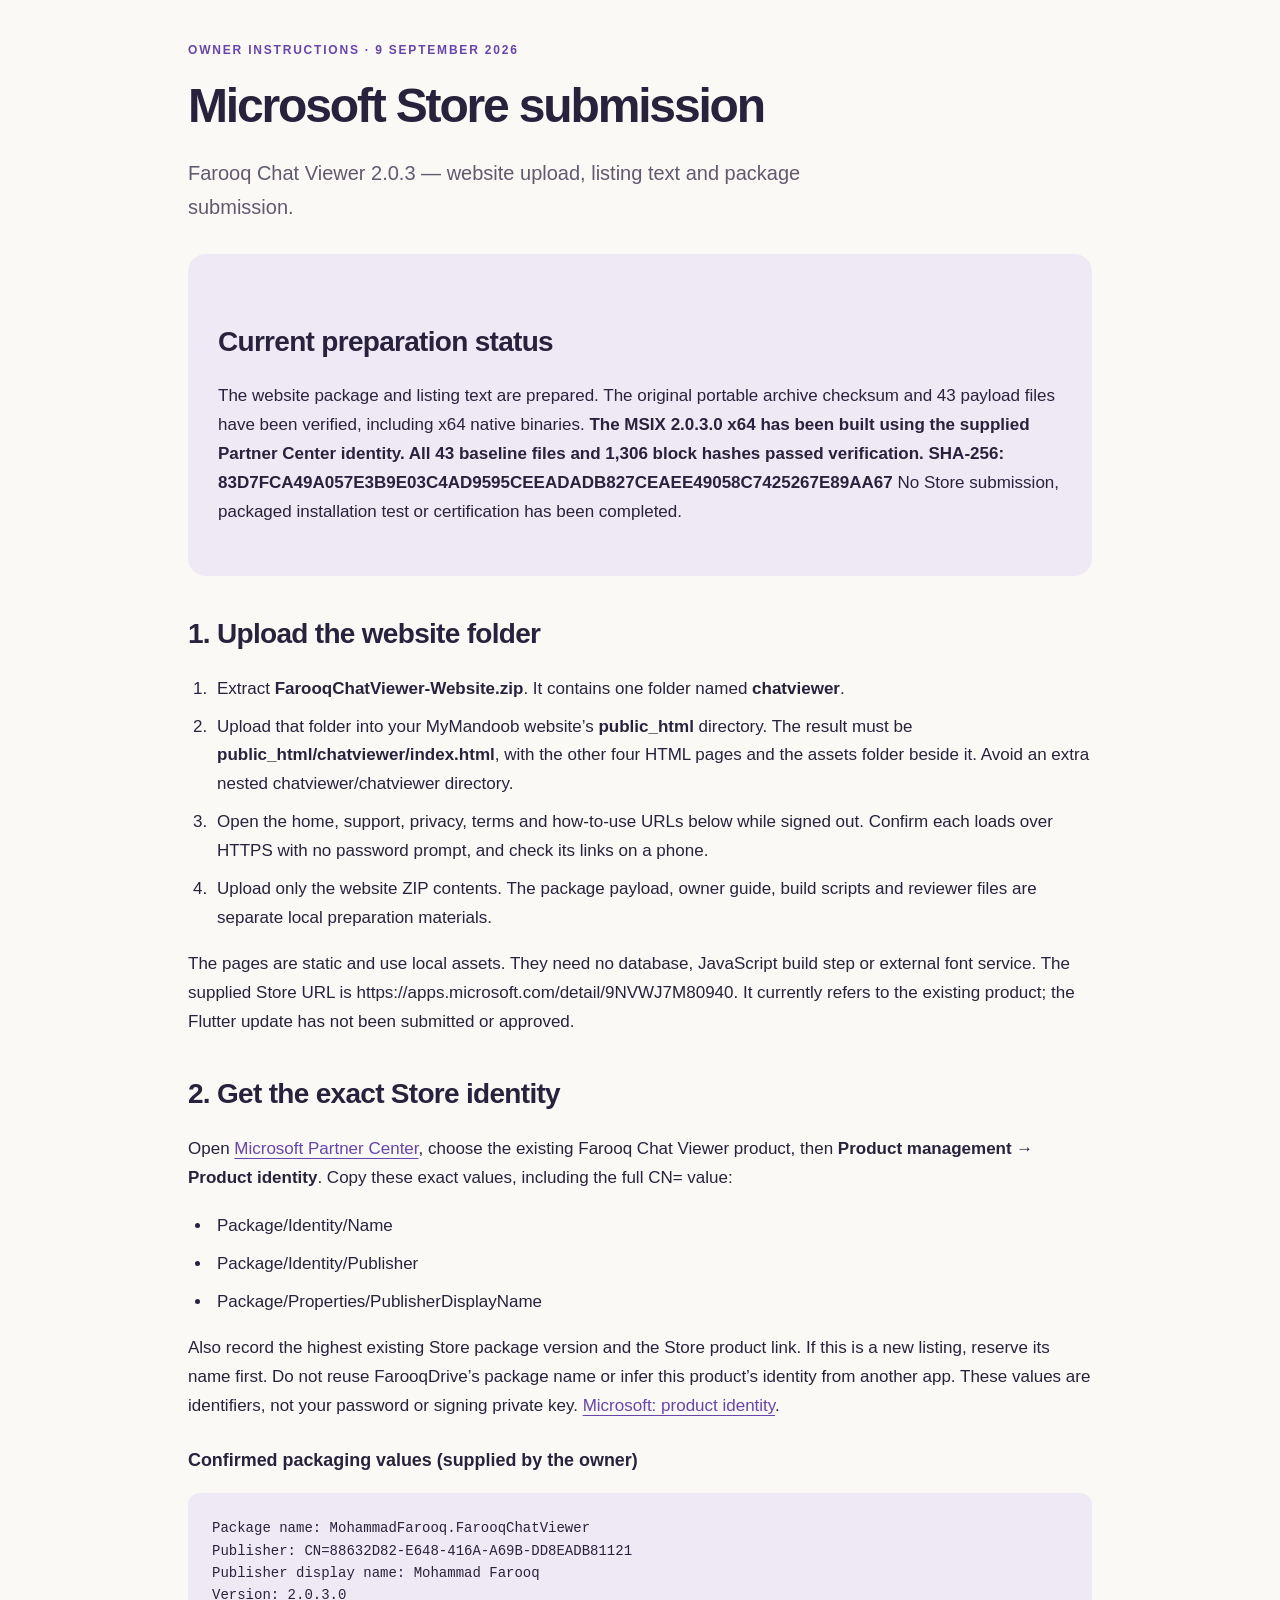
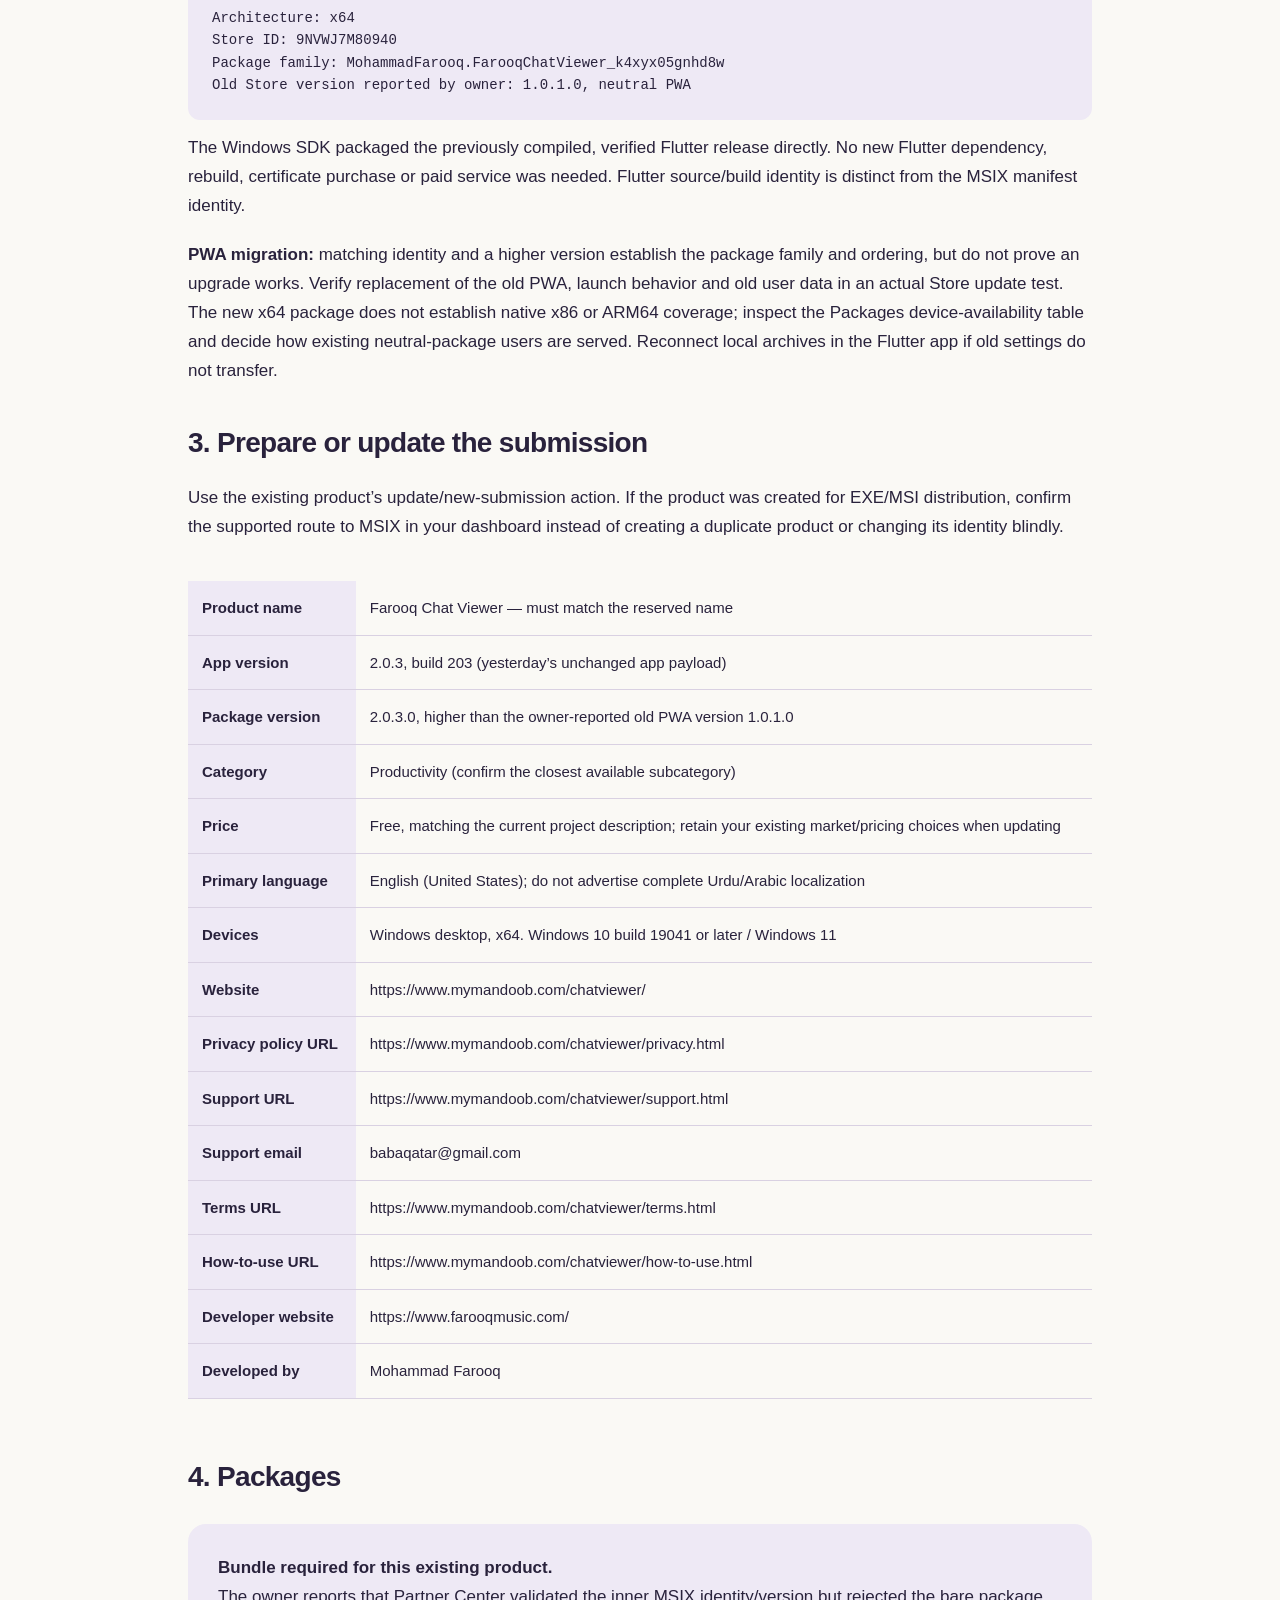
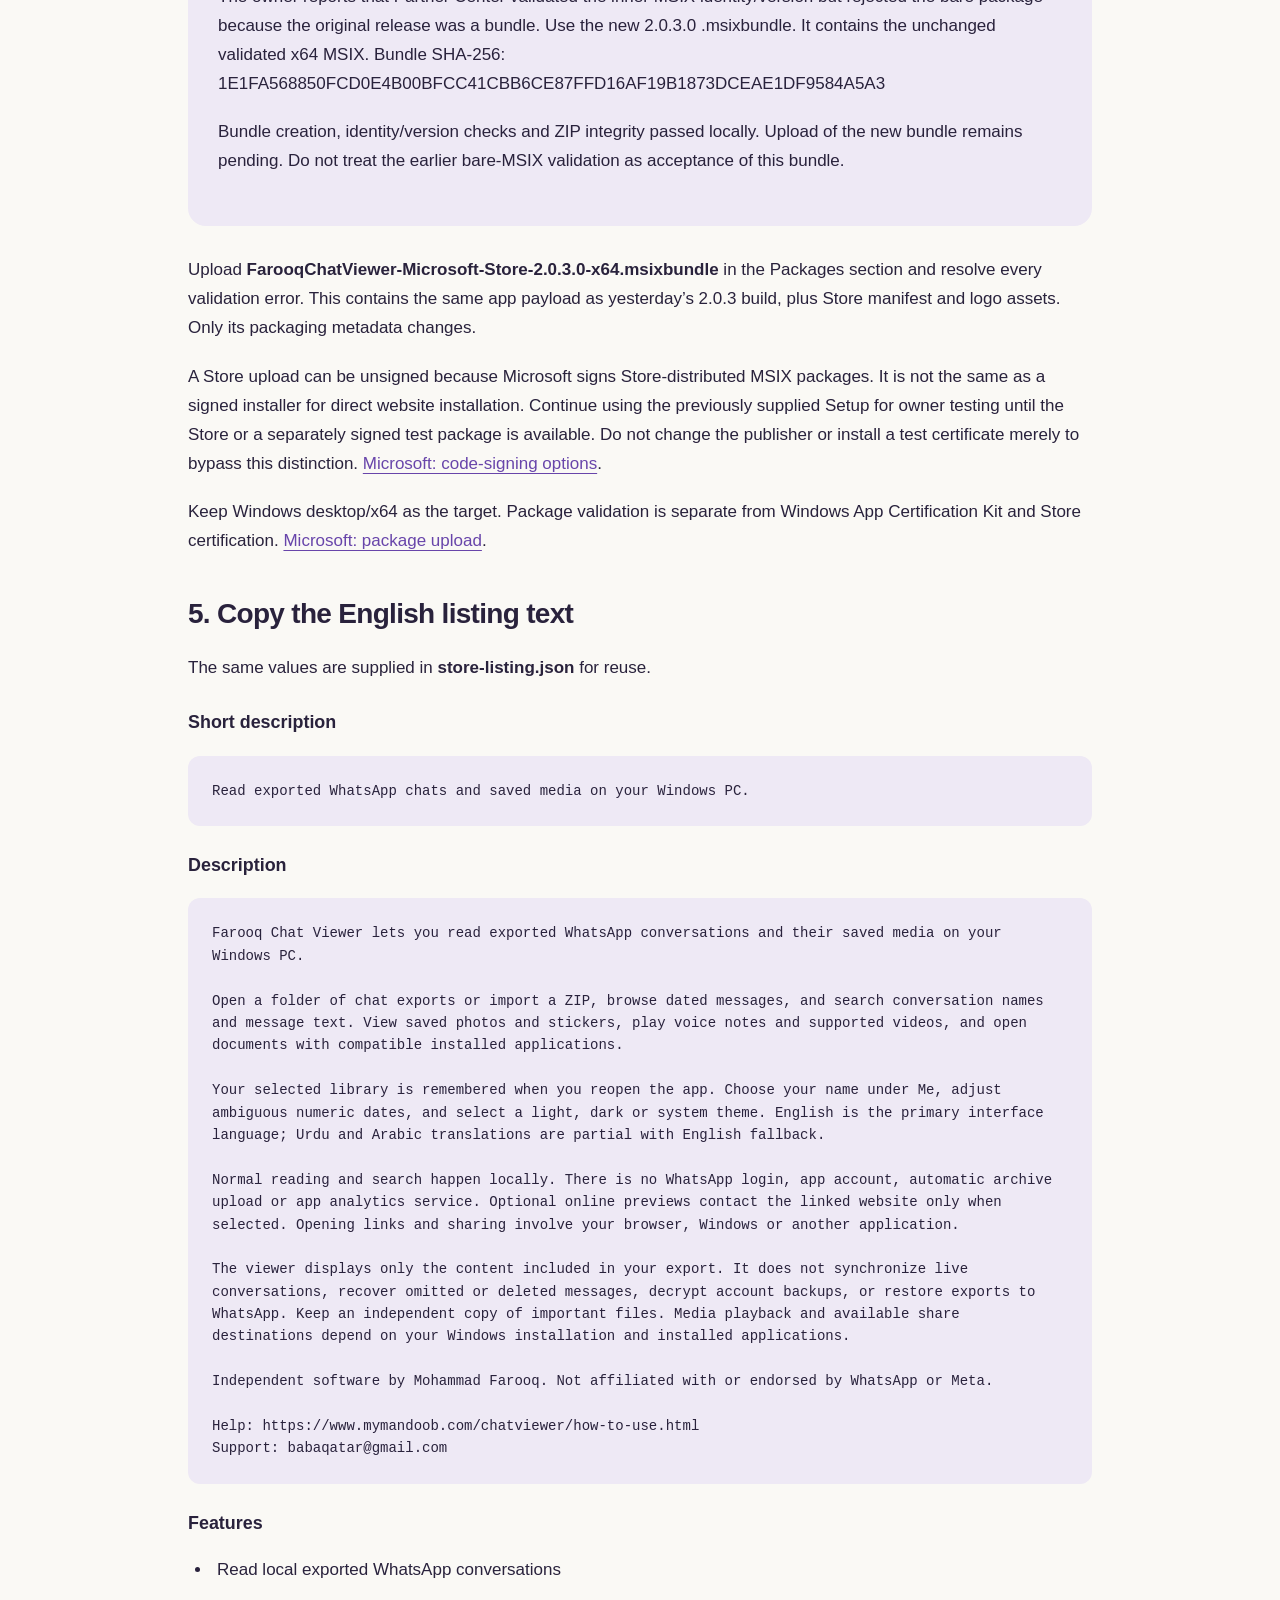
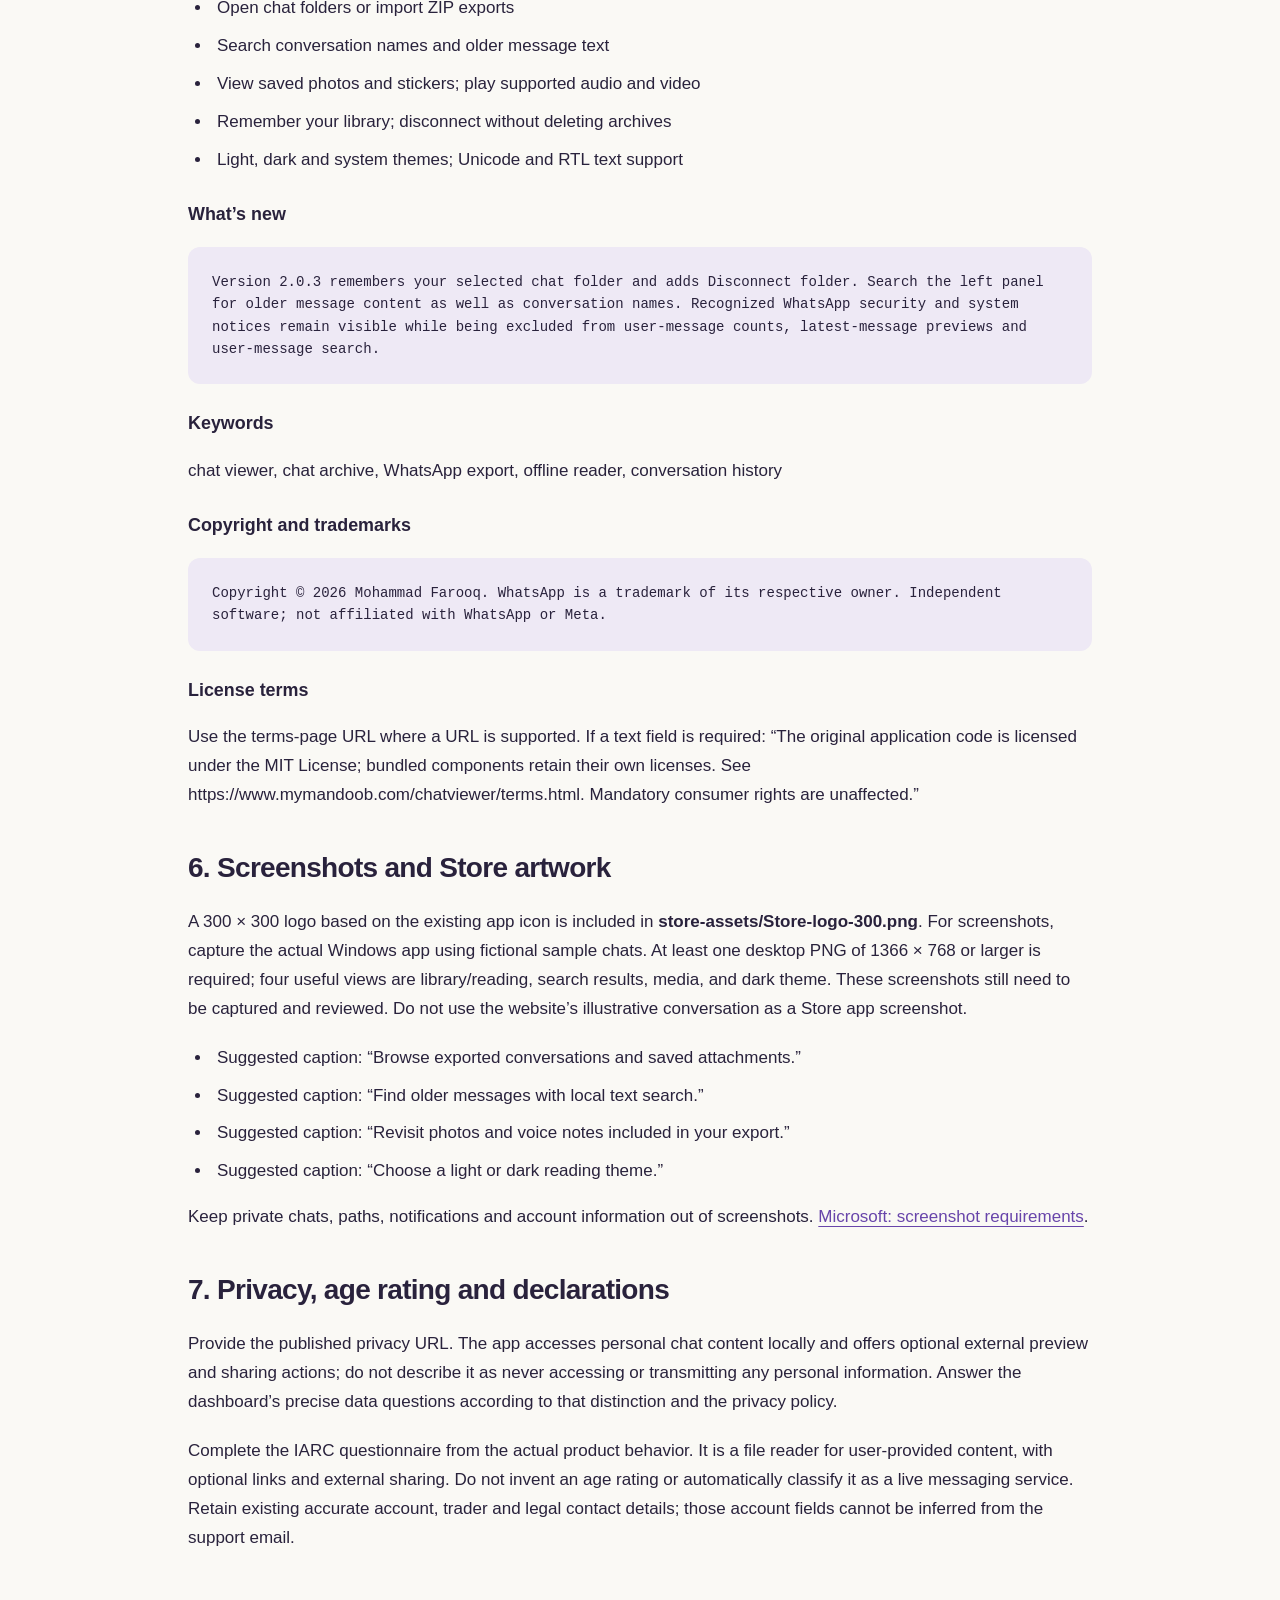
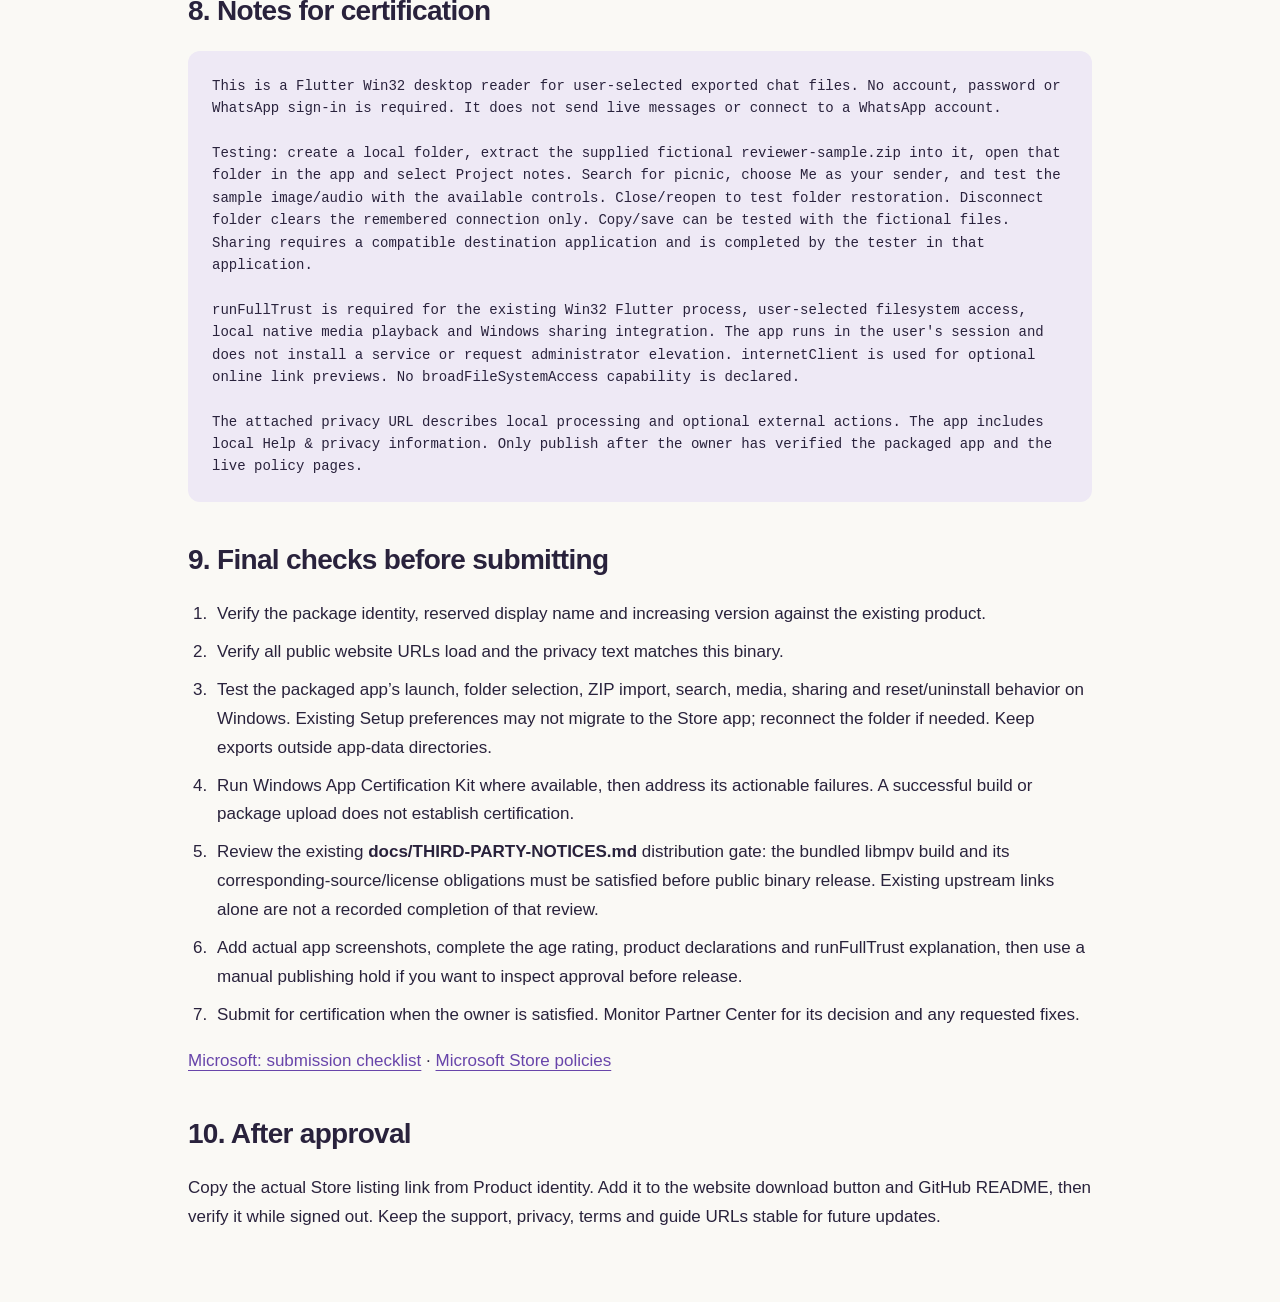
<file: docs/MICROSOFT-STORE-PUBLISHER-GUIDE.html>
<!doctype html><html lang="en"><head><meta charset="utf-8"><meta name="viewport" content="width=device-width,initial-scale=1"><meta name="robots" content="noindex"><title>Farooq Chat Viewer — Publisher guide</title><style>
:root{--ink:#29223c;--muted:#62596f;--accent:#6845aa;--paper:#faf9f5;--wash:#eee9f5;--line:#d9d1e2;--white:#fff;--radius:18px}*{box-sizing:border-box}body{margin:0;background:var(--paper);color:var(--ink);font:17px/1.7 "Segoe UI",Arial,sans-serif}a{color:var(--accent);text-underline-offset:4px}a:hover{color:#4e2c87}a:focus-visible,summary:focus-visible{outline:3px solid #b5681d;outline-offset:5px}h1,h2,h3,p{margin-top:0}h1{font-size:clamp(2.6rem,5vw,4.6rem);line-height:1.07;letter-spacing:-.045em;max-width:850px;margin-bottom:24px}h2{font-size:1.75rem;line-height:1.25;letter-spacing:-.025em}h3{font-size:1.12rem}p{margin-bottom:20px}.wrap{max-width:1160px;margin:auto;padding:0 28px}.skip{position:absolute;top:-100px;padding:10px;background:white;z-index:5}.skip:focus{top:0}.top{border-bottom:1px solid var(--line);background:var(--paper)}header{display:flex;align-items:center;justify-content:space-between;gap:24px;min-height:96px}.brand{display:flex;gap:12px;align-items:center;text-decoration:none;color:var(--ink);font-size:18px;font-weight:750;line-height:1.25}.brand img{width:42px;height:42px}.brand small{display:block;font-size:11px;letter-spacing:.12em;color:var(--muted);margin-top:6px;text-transform:uppercase}nav{display:flex;gap:8px;flex-wrap:wrap}nav a{display:inline-flex;align-items:center;min-height:44px;padding:8px 11px;text-decoration:none;font-size:14px;border-radius:9px;color:var(--ink)}nav a[aria-current=page]{background:var(--wash);font-weight:700}.eyebrow{text-transform:uppercase;letter-spacing:.15em;font-size:12px;font-weight:750;color:var(--accent);margin-bottom:20px}.hero{padding:78px 0 58px;display:grid;grid-template-columns:1.16fr 1fr;gap:52px;align-items:center}.lead{font-size:20px;max-width:690px;color:var(--muted)}.actions{display:flex;gap:12px;flex-wrap:wrap;margin:28px 0}.button{display:inline-flex;align-items:center;justify-content:center;min-height:48px;padding:10px 20px;background:var(--accent);color:white;border:1px solid var(--accent);border-radius:9px;font-weight:650;text-decoration:none}.button:hover{background:#4e2c87;color:white}.button.secondary{background:transparent;color:var(--accent)}.fine{font-size:13px;color:var(--muted)}.demo{border:1px solid var(--line);border-radius:var(--radius);background:white;overflow:hidden;box-shadow:0 22px 55px #183e3010}.demo-head{padding:17px 20px;border-bottom:1px solid var(--line);display:flex;justify-content:space-between;font-size:13px}.demo-body{padding:25px;background:#f1edf5;min-height:290px}.bubble{background:white;padding:14px 18px;border-radius:14px 14px 14px 3px;margin:16px 35px 16px 0;font-size:15px}.bubble.mine{background:#e3d8f1;margin-left:35px;margin-right:0;border-radius:14px 14px 3px 14px}.bubble small{display:block;font-size:11px;color:var(--muted);margin-top:5px}.demo-foot{font-size:12px;padding:12px 20px;color:var(--muted)}.strip{display:flex;gap:16px 35px;flex-wrap:wrap;padding:22px 0;border-top:1px solid var(--line);border-bottom:1px solid var(--line);font-size:14px;font-weight:650}.section{padding:55px 0}.grid{display:grid;grid-template-columns:repeat(3,1fr);gap:20px}.card{border:1px solid var(--line);border-radius:var(--radius);padding:28px;background:#fff}.card p:last-child{margin-bottom:0}.number{display:block;color:var(--accent);font-size:12px;letter-spacing:.12em;margin-bottom:20px;font-weight:750}.callout{background:var(--wash);border-radius:var(--radius);padding:30px;margin:30px 0}.page-head{padding:60px 0 25px;max-width:830px}.page-head h1{font-size:clamp(2.6rem,5vw,3.8rem)}.article{max-width:830px;padding-bottom:50px}.article h2{margin-top:40px}.article h3{margin-top:24px}.article li{padding-left:5px;margin:9px 0}.article ol,.article ul{padding-left:24px}.toc{padding:18px 24px;border:1px solid var(--line);border-radius:12px;display:flex;flex-wrap:wrap;gap:12px 24px;font-size:14px}.table-scroll{overflow:auto}table{width:100%;border-collapse:collapse;font-size:15px;margin:20px 0}th,td{text-align:left;vertical-align:top;padding:14px;border-bottom:1px solid var(--line)}th{background:var(--wash)}pre{padding:24px;border-radius:12px;background:var(--wash);overflow:auto;font-size:14px;line-height:1.6}details{border-bottom:1px solid var(--line);padding:18px 0}summary{font-size:18px;font-weight:650;cursor:pointer;min-height:44px}details p{margin:12px 0}footer{border-top:1px solid var(--line);padding:35px 0;margin-top:20px;font-size:14px;color:var(--muted)}.footer-row{display:flex;justify-content:space-between;gap:25px;flex-wrap:wrap}.footer-links{display:flex;gap:12px 22px;flex-wrap:wrap}.footer-links a{min-height:44px;display:inline-flex;align-items:center}.legal-note{font-size:12px;max-width:850px;margin:18px 0 0}.address{overflow-wrap:anywhere}@media(max-width:900px){header{padding:22px 0;align-items:flex-start;flex-direction:column;gap:16px}.hero{grid-template-columns:1fr;padding-top:45px;gap:25px}.grid{grid-template-columns:1fr}.hero h1{max-width:700px}.demo{max-width:580px}.page-head{padding-top:40px}}@media(max-width:480px){.wrap{padding:0 20px}nav{gap:0}nav a{padding:8px 9px}.hero{padding-top:35px}h1{font-size:2.8rem}.card{padding:23px}.lead{font-size:18px}.callout{padding:22px}.strip{gap:12px 20px}}@media print{header,nav,.actions,.toc,.skip{display:none!important}body{font-size:11pt;background:#fff;color:#000}.wrap{max-width:none;padding:0}.article{max-width:none}a{color:#000}.page-head{padding-top:0}.card,.callout{break-inside:avoid}.page-head h1{font-size:30pt}footer{font-size:9pt}details>*{display:block!important}}

pre{white-space:pre-wrap;overflow-wrap:anywhere}main{padding-top:40px!important}h1{font-size:3rem}h2{margin-top:40px}.article{max-width:960px}</style></head><body><main class="wrap article"><p class="eyebrow">Owner instructions · 9 September 2026</p><h1>Microsoft Store submission</h1><p class="lead">Farooq Chat Viewer 2.0.3 — website upload, listing text and package submission.</p>
<div class="callout"><h2>Current preparation status</h2><p>The website package and listing text are prepared. The original portable archive checksum and 43 payload files have been verified, including x64 native binaries. <strong>The MSIX 2.0.3.0 x64 has been built using the supplied Partner Center identity. All 43 baseline files and 1,306 block hashes passed verification. SHA-256: 83D7FCA49A057E3B9E03C4AD9595CEEADADB827CEAEE49058C7425267E89AA67</strong> No Store submission, packaged installation test or certification has been completed.</p></div>
<h2>1. Upload the website folder</h2><ol><li>Extract <strong>FarooqChatViewer-Website.zip</strong>. It contains one folder named <strong>chatviewer</strong>.</li><li>Upload that folder into your MyMandoob website’s <strong>public_html</strong> directory. The result must be <strong>public_html/chatviewer/index.html</strong>, with the other four HTML pages and the assets folder beside it. Avoid an extra nested chatviewer/chatviewer directory.</li><li>Open the home, support, privacy, terms and how-to-use URLs below while signed out. Confirm each loads over HTTPS with no password prompt, and check its links on a phone.</li><li>Upload only the website ZIP contents. The package payload, owner guide, build scripts and reviewer files are separate local preparation materials.</li></ol><p>The pages are static and use local assets. They need no database, JavaScript build step or external font service. The supplied Store URL is https://apps.microsoft.com/detail/9NVWJ7M80940. It currently refers to the existing product; the Flutter update has not been submitted or approved.</p>
<h2>2. Get the exact Store identity</h2><p>Open <a href="https://partner.microsoft.com/dashboard">Microsoft Partner Center</a>, choose the existing Farooq Chat Viewer product, then <strong>Product management → Product identity</strong>. Copy these exact values, including the full CN= value:</p><ul><li>Package/Identity/Name</li><li>Package/Identity/Publisher</li><li>Package/Properties/PublisherDisplayName</li></ul><p>Also record the highest existing Store package version and the Store product link. If this is a new listing, reserve its name first. Do not reuse FarooqDrive’s package name or infer this product’s identity from another app. These values are identifiers, not your password or signing private key. <a href="https://learn.microsoft.com/en-us/windows/apps/publish/view-app-identity-details">Microsoft: product identity</a>.</p>
<h3>Confirmed packaging values (supplied by the owner)</h3><pre>Package name: MohammadFarooq.FarooqChatViewer
Publisher: CN=88632D82-E648-416A-A69B-DD8EADB81121
Publisher display name: Mohammad Farooq
Version: 2.0.3.0
Architecture: x64
Store ID: 9NVWJ7M80940
Package family: MohammadFarooq.FarooqChatViewer_k4xyx05gnhd8w
Old Store version reported by owner: 1.0.1.0, neutral PWA</pre><p>The Windows SDK packaged the previously compiled, verified Flutter release directly. No new Flutter dependency, rebuild, certificate purchase or paid service was needed. Flutter source/build identity is distinct from the MSIX manifest identity.</p><p><strong>PWA migration:</strong> matching identity and a higher version establish the package family and ordering, but do not prove an upgrade works. Verify replacement of the old PWA, launch behavior and old user data in an actual Store update test. The new x64 package does not establish native x86 or ARM64 coverage; inspect the Packages device-availability table and decide how existing neutral-package users are served. Reconnect local archives in the Flutter app if old settings do not transfer.</p><h2>3. Prepare or update the submission</h2><p>Use the existing product’s update/new-submission action. If the product was created for EXE/MSI distribution, confirm the supported route to MSIX in your dashboard instead of creating a duplicate product or changing its identity blindly.</p><div class="table-scroll"><table><tr><th>Product name</th><td class="address">Farooq Chat Viewer — must match the reserved name</td></tr><tr><th>App version</th><td class="address">2.0.3, build 203 (yesterday’s unchanged app payload)</td></tr><tr><th>Package version</th><td class="address">2.0.3.0, higher than the owner-reported old PWA version 1.0.1.0</td></tr><tr><th>Category</th><td class="address">Productivity (confirm the closest available subcategory)</td></tr><tr><th>Price</th><td class="address">Free, matching the current project description; retain your existing market/pricing choices when updating</td></tr><tr><th>Primary language</th><td class="address">English (United States); do not advertise complete Urdu/Arabic localization</td></tr><tr><th>Devices</th><td class="address">Windows desktop, x64. Windows 10 build 19041 or later / Windows 11</td></tr><tr><th>Website</th><td class="address">https://www.mymandoob.com/chatviewer/</td></tr><tr><th>Privacy policy URL</th><td class="address">https://www.mymandoob.com/chatviewer/privacy.html</td></tr><tr><th>Support URL</th><td class="address">https://www.mymandoob.com/chatviewer/support.html</td></tr><tr><th>Support email</th><td class="address">babaqatar@gmail.com</td></tr><tr><th>Terms URL</th><td class="address">https://www.mymandoob.com/chatviewer/terms.html</td></tr><tr><th>How-to-use URL</th><td class="address">https://www.mymandoob.com/chatviewer/how-to-use.html</td></tr><tr><th>Developer website</th><td class="address">https://www.farooqmusic.com/</td></tr><tr><th>Developed by</th><td class="address">Mohammad Farooq</td></tr></table></div>
<h2>4. Packages</h2><div class="callout"><strong>Bundle required for this existing product.</strong><p>The owner reports that Partner Center validated the inner MSIX identity/version but rejected the bare package because the original release was a bundle. Use the new 2.0.3.0 .msixbundle. It contains the unchanged validated x64 MSIX. Bundle SHA-256: 1E1FA568850FCD0E4B00BFCC41CBB6CE87FFD16AF19B1873DCEAE1DF9584A5A3</p><p>Bundle creation, identity/version checks and ZIP integrity passed locally. Upload of the new bundle remains pending. Do not treat the earlier bare-MSIX validation as acceptance of this bundle.</p></div><p>Upload <strong>FarooqChatViewer-Microsoft-Store-2.0.3.0-x64.msixbundle</strong> in the Packages section and resolve every validation error. This contains the same app payload as yesterday’s 2.0.3 build, plus Store manifest and logo assets. Only its packaging metadata changes.</p><p>A Store upload can be unsigned because Microsoft signs Store-distributed MSIX packages. It is not the same as a signed installer for direct website installation. Continue using the previously supplied Setup for owner testing until the Store or a separately signed test package is available. Do not change the publisher or install a test certificate merely to bypass this distinction. <a href="https://learn.microsoft.com/en-us/windows/apps/package-and-deploy/code-signing-options">Microsoft: code-signing options</a>.</p><p>Keep Windows desktop/x64 as the target. Package validation is separate from Windows App Certification Kit and Store certification. <a href="https://learn.microsoft.com/en-us/windows/apps/publish/publish-your-app/msix/upload-app-packages">Microsoft: package upload</a>.</p>
<h2>5. Copy the English listing text</h2><p>The same values are supplied in <strong>store-listing.json</strong> for reuse.</p><h3>Short description</h3><pre>Read exported WhatsApp chats and saved media on your Windows PC.</pre><h3>Description</h3><pre>Farooq Chat Viewer lets you read exported WhatsApp conversations and their saved media on your Windows PC.

Open a folder of chat exports or import a ZIP, browse dated messages, and search conversation names and message text. View saved photos and stickers, play voice notes and supported videos, and open documents with compatible installed applications.

Your selected library is remembered when you reopen the app. Choose your name under Me, adjust ambiguous numeric dates, and select a light, dark or system theme. English is the primary interface language; Urdu and Arabic translations are partial with English fallback.

Normal reading and search happen locally. There is no WhatsApp login, app account, automatic archive upload or app analytics service. Optional online previews contact the linked website only when selected. Opening links and sharing involve your browser, Windows or another application.

The viewer displays only the content included in your export. It does not synchronize live conversations, recover omitted or deleted messages, decrypt account backups, or restore exports to WhatsApp. Keep an independent copy of important files. Media playback and available share destinations depend on your Windows installation and installed applications.

Independent software by Mohammad Farooq. Not affiliated with or endorsed by WhatsApp or Meta.

Help: https://www.mymandoob.com/chatviewer/how-to-use.html
Support: babaqatar@gmail.com</pre><h3>Features</h3><ul><li>Read local exported WhatsApp conversations</li><li>Open chat folders or import ZIP exports</li><li>Search conversation names and older message text</li><li>View saved photos and stickers; play supported audio and video</li><li>Remember your library; disconnect without deleting archives</li><li>Light, dark and system themes; Unicode and RTL text support</li></ul><h3>What’s new</h3><pre>Version 2.0.3 remembers your selected chat folder and adds Disconnect folder. Search the left panel for older message content as well as conversation names. Recognized WhatsApp security and system notices remain visible while being excluded from user-message counts, latest-message previews and user-message search.</pre><h3>Keywords</h3><p>chat viewer, chat archive, WhatsApp export, offline reader, conversation history</p><h3>Copyright and trademarks</h3><pre>Copyright © 2026 Mohammad Farooq. WhatsApp is a trademark of its respective owner. Independent software; not affiliated with WhatsApp or Meta.</pre><h3>License terms</h3><p>Use the terms-page URL where a URL is supported. If a text field is required: “The original application code is licensed under the MIT License; bundled components retain their own licenses. See https://www.mymandoob.com/chatviewer/terms.html. Mandatory consumer rights are unaffected.”</p>
<h2>6. Screenshots and Store artwork</h2><p>A 300 × 300 logo based on the existing app icon is included in <strong>store-assets/Store-logo-300.png</strong>. For screenshots, capture the actual Windows app using fictional sample chats. At least one desktop PNG of 1366 × 768 or larger is required; four useful views are library/reading, search results, media, and dark theme. These screenshots still need to be captured and reviewed. Do not use the website’s illustrative conversation as a Store app screenshot.</p><ul><li>Suggested caption: “Browse exported conversations and saved attachments.”</li><li>Suggested caption: “Find older messages with local text search.”</li><li>Suggested caption: “Revisit photos and voice notes included in your export.”</li><li>Suggested caption: “Choose a light or dark reading theme.”</li></ul><p>Keep private chats, paths, notifications and account information out of screenshots. <a href="https://learn.microsoft.com/en-us/windows/apps/publish/publish-your-app/msix/screenshots-and-images">Microsoft: screenshot requirements</a>.</p>
<h2>7. Privacy, age rating and declarations</h2><p>Provide the published privacy URL. The app accesses personal chat content locally and offers optional external preview and sharing actions; do not describe it as never accessing or transmitting any personal information. Answer the dashboard’s precise data questions according to that distinction and the privacy policy.</p><p>Complete the IARC questionnaire from the actual product behavior. It is a file reader for user-provided content, with optional links and external sharing. Do not invent an age rating or automatically classify it as a live messaging service. Retain existing accurate account, trader and legal contact details; those account fields cannot be inferred from the support email.</p>
<h2>8. Notes for certification</h2><pre>This is a Flutter Win32 desktop reader for user-selected exported chat files. No account, password or WhatsApp sign-in is required. It does not send live messages or connect to a WhatsApp account.

Testing: create a local folder, extract the supplied fictional reviewer-sample.zip into it, open that folder in the app and select Project notes. Search for picnic, choose Me as your sender, and test the sample image/audio with the available controls. Close/reopen to test folder restoration. Disconnect folder clears the remembered connection only. Copy/save can be tested with the fictional files. Sharing requires a compatible destination application and is completed by the tester in that application.

runFullTrust is required for the existing Win32 Flutter process, user-selected filesystem access, local native media playback and Windows sharing integration. The app runs in the user&#x27;s session and does not install a service or request administrator elevation. internetClient is used for optional online link previews. No broadFileSystemAccess capability is declared.

The attached privacy URL describes local processing and optional external actions. The app includes local Help &amp; privacy information. Only publish after the owner has verified the packaged app and the live policy pages.</pre>
<h2>9. Final checks before submitting</h2><ol><li>Verify the package identity, reserved display name and increasing version against the existing product.</li><li>Verify all public website URLs load and the privacy text matches this binary.</li><li>Test the packaged app’s launch, folder selection, ZIP import, search, media, sharing and reset/uninstall behavior on Windows. Existing Setup preferences may not migrate to the Store app; reconnect the folder if needed. Keep exports outside app-data directories.</li><li>Run Windows App Certification Kit where available, then address its actionable failures. A successful build or package upload does not establish certification.</li><li>Review the existing <strong>docs/THIRD-PARTY-NOTICES.md</strong> distribution gate: the bundled libmpv build and its corresponding-source/license obligations must be satisfied before public binary release. Existing upstream links alone are not a recorded completion of that review.</li><li>Add actual app screenshots, complete the age rating, product declarations and runFullTrust explanation, then use a manual publishing hold if you want to inspect approval before release.</li><li>Submit for certification when the owner is satisfied. Monitor Partner Center for its decision and any requested fixes.</li></ol><p><a href="https://learn.microsoft.com/en-us/windows/apps/publish/publish-your-app/msix/create-app-submission">Microsoft: submission checklist</a> · <a href="https://learn.microsoft.com/en-us/windows/apps/publish/store-policies">Microsoft Store policies</a></p>
<h2>10. After approval</h2><p>Copy the actual Store listing link from Product identity. Add it to the website download button and GitHub README, then verify it while signed out. Keep the support, privacy, terms and guide URLs stable for future updates.</p></main></body></html>
</file>
<file: chatviewer/assets/style.css>
:root{--ink:#29223c;--muted:#62596f;--accent:#6845aa;--paper:#faf9f5;--wash:#eee9f5;--line:#d9d1e2;--white:#fff;--radius:18px}*{box-sizing:border-box}body{margin:0;background:var(--paper);color:var(--ink);font:17px/1.7 "Segoe UI",Arial,sans-serif}a{color:var(--accent);text-underline-offset:4px}a:hover{color:#4e2c87}a:focus-visible,summary:focus-visible{outline:3px solid #b5681d;outline-offset:5px}h1,h2,h3,p{margin-top:0}h1{font-size:clamp(2.6rem,5vw,4.6rem);line-height:1.07;letter-spacing:-.045em;max-width:850px;margin-bottom:24px}h2{font-size:1.75rem;line-height:1.25;letter-spacing:-.025em}h3{font-size:1.12rem}p{margin-bottom:20px}.wrap{max-width:1160px;margin:auto;padding:0 28px}.skip{position:absolute;top:-100px;padding:10px;background:white;z-index:5}.skip:focus{top:0}.top{border-bottom:1px solid var(--line);background:var(--paper)}header{display:flex;align-items:center;justify-content:space-between;gap:24px;min-height:96px}.brand{display:flex;gap:12px;align-items:center;text-decoration:none;color:var(--ink);font-size:18px;font-weight:750;line-height:1.25}.brand img{width:42px;height:42px}.brand small{display:block;font-size:11px;letter-spacing:.12em;color:var(--muted);margin-top:6px;text-transform:uppercase}nav{display:flex;gap:8px;flex-wrap:wrap}nav a{display:inline-flex;align-items:center;min-height:44px;padding:8px 11px;text-decoration:none;font-size:14px;border-radius:9px;color:var(--ink)}nav a[aria-current=page]{background:var(--wash);font-weight:700}.eyebrow{text-transform:uppercase;letter-spacing:.15em;font-size:12px;font-weight:750;color:var(--accent);margin-bottom:20px}.hero{padding:78px 0 58px;display:grid;grid-template-columns:1.16fr 1fr;gap:52px;align-items:center}.lead{font-size:20px;max-width:690px;color:var(--muted)}.actions{display:flex;gap:12px;flex-wrap:wrap;margin:28px 0}.button{display:inline-flex;align-items:center;justify-content:center;min-height:48px;padding:10px 20px;background:var(--accent);color:white;border:1px solid var(--accent);border-radius:9px;font-weight:650;text-decoration:none}.button:hover{background:#4e2c87;color:white}.button.secondary{background:transparent;color:var(--accent)}.fine{font-size:13px;color:var(--muted)}.demo{border:1px solid var(--line);border-radius:var(--radius);background:white;overflow:hidden;box-shadow:0 22px 55px #183e3010}.demo-head{padding:17px 20px;border-bottom:1px solid var(--line);display:flex;justify-content:space-between;font-size:13px}.demo-body{padding:25px;background:#f1edf5;min-height:290px}.bubble{background:white;padding:14px 18px;border-radius:14px 14px 14px 3px;margin:16px 35px 16px 0;font-size:15px}.bubble.mine{background:#e3d8f1;margin-left:35px;margin-right:0;border-radius:14px 14px 3px 14px}.bubble small{display:block;font-size:11px;color:var(--muted);margin-top:5px}.demo-foot{font-size:12px;padding:12px 20px;color:var(--muted)}.strip{display:flex;gap:16px 35px;flex-wrap:wrap;padding:22px 0;border-top:1px solid var(--line);border-bottom:1px solid var(--line);font-size:14px;font-weight:650}.section{padding:55px 0}.grid{display:grid;grid-template-columns:repeat(3,1fr);gap:20px}.card{border:1px solid var(--line);border-radius:var(--radius);padding:28px;background:#fff}.card p:last-child{margin-bottom:0}.number{display:block;color:var(--accent);font-size:12px;letter-spacing:.12em;margin-bottom:20px;font-weight:750}.callout{background:var(--wash);border-radius:var(--radius);padding:30px;margin:30px 0}.page-head{padding:60px 0 25px;max-width:830px}.page-head h1{font-size:clamp(2.6rem,5vw,3.8rem)}.article{max-width:830px;padding-bottom:50px}.article h2{margin-top:40px}.article h3{margin-top:24px}.article li{padding-left:5px;margin:9px 0}.article ol,.article ul{padding-left:24px}.toc{padding:18px 24px;border:1px solid var(--line);border-radius:12px;display:flex;flex-wrap:wrap;gap:12px 24px;font-size:14px}.table-scroll{overflow:auto}table{width:100%;border-collapse:collapse;font-size:15px;margin:20px 0}th,td{text-align:left;vertical-align:top;padding:14px;border-bottom:1px solid var(--line)}th{background:var(--wash)}pre{padding:24px;border-radius:12px;background:var(--wash);overflow:auto;font-size:14px;line-height:1.6}details{border-bottom:1px solid var(--line);padding:18px 0}summary{font-size:18px;font-weight:650;cursor:pointer;min-height:44px}details p{margin:12px 0}footer{border-top:1px solid var(--line);padding:35px 0;margin-top:20px;font-size:14px;color:var(--muted)}.footer-row{display:flex;justify-content:space-between;gap:25px;flex-wrap:wrap}.footer-links{display:flex;gap:12px 22px;flex-wrap:wrap}.footer-links a{min-height:44px;display:inline-flex;align-items:center}.legal-note{font-size:12px;max-width:850px;margin:18px 0 0}.address{overflow-wrap:anywhere}@media(max-width:900px){header{padding:22px 0;align-items:flex-start;flex-direction:column;gap:16px}.hero{grid-template-columns:1fr;padding-top:45px;gap:25px}.grid{grid-template-columns:1fr}.hero h1{max-width:700px}.demo{max-width:580px}.page-head{padding-top:40px}}@media(max-width:480px){.wrap{padding:0 20px}nav{gap:0}nav a{padding:8px 9px}.hero{padding-top:35px}h1{font-size:2.8rem}.card{padding:23px}.lead{font-size:18px}.callout{padding:22px}.strip{gap:12px 20px}}@media print{header,nav,.actions,.toc,.skip{display:none!important}body{font-size:11pt;background:#fff;color:#000}.wrap{max-width:none;padding:0}.article{max-width:none}a{color:#000}.page-head{padding-top:0}.card,.callout{break-inside:avoid}.page-head h1{font-size:30pt}footer{font-size:9pt}details>*{display:block!important}}
</file>
